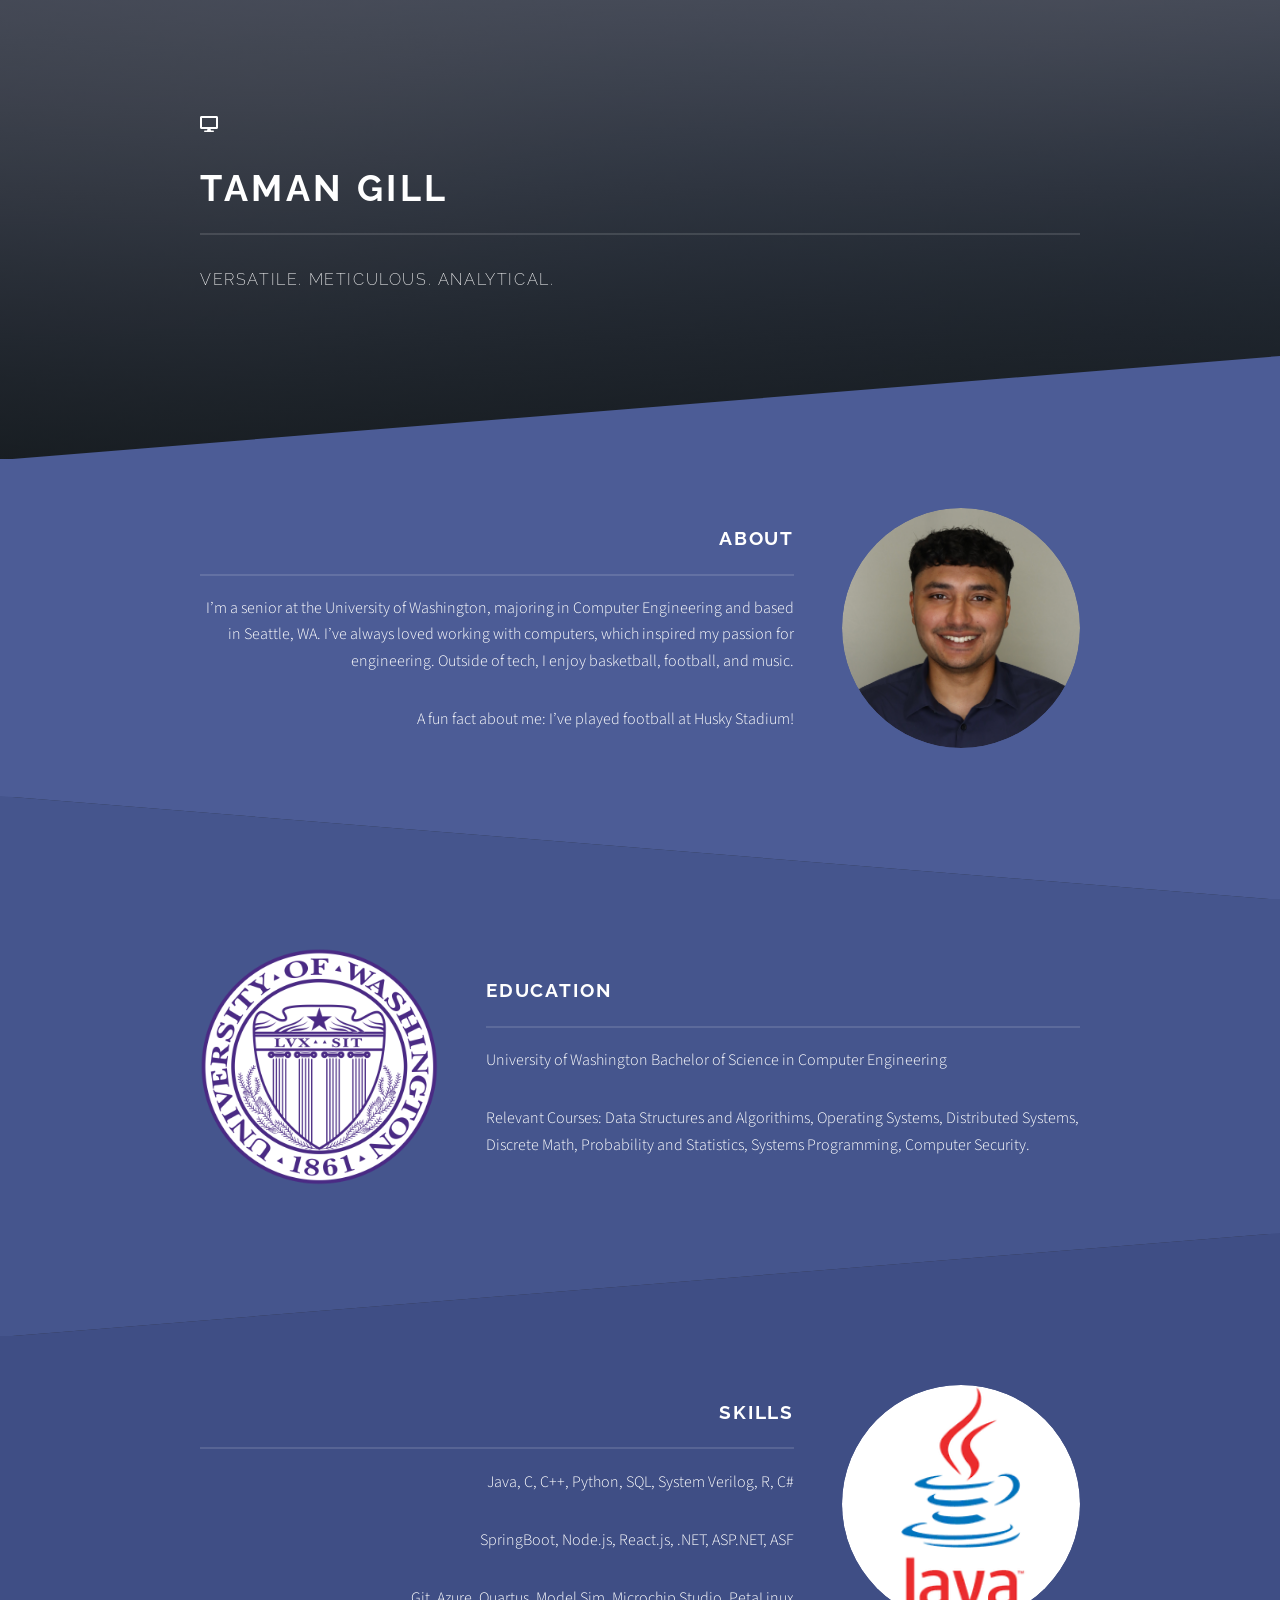
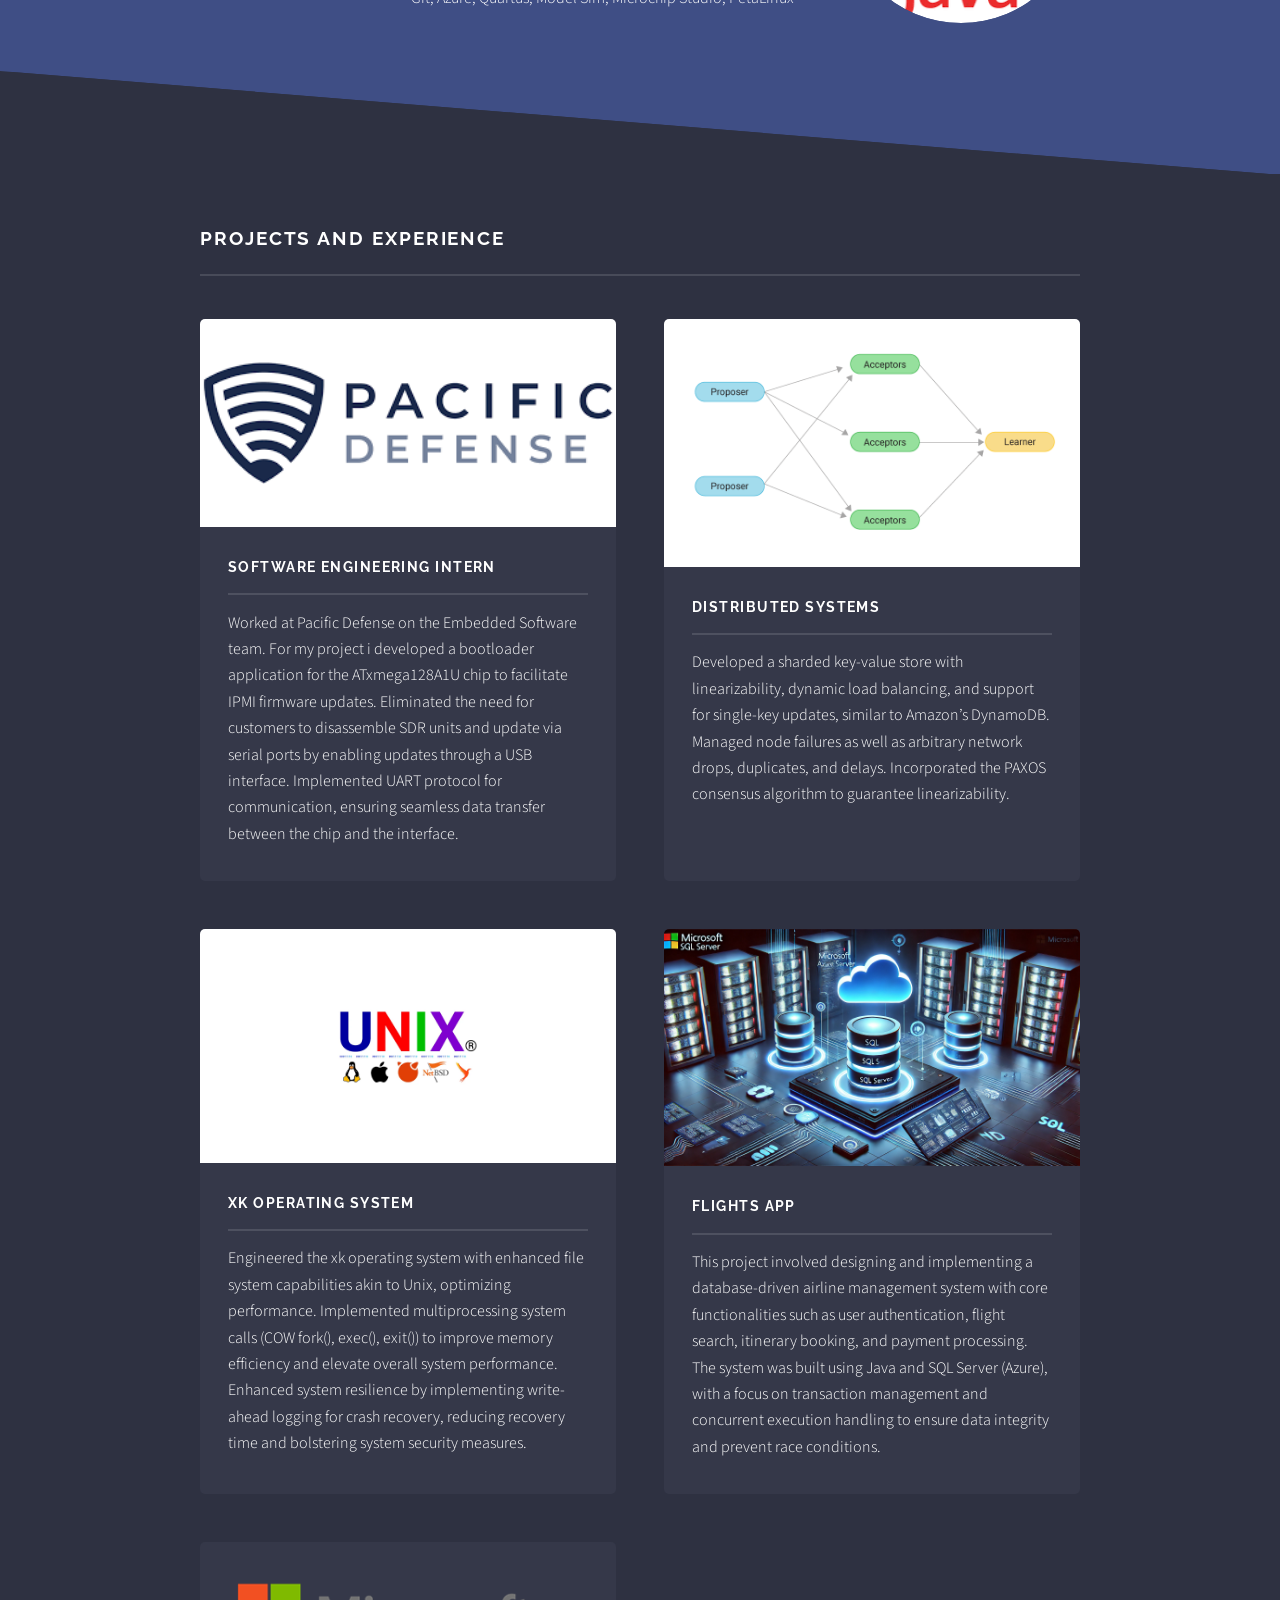
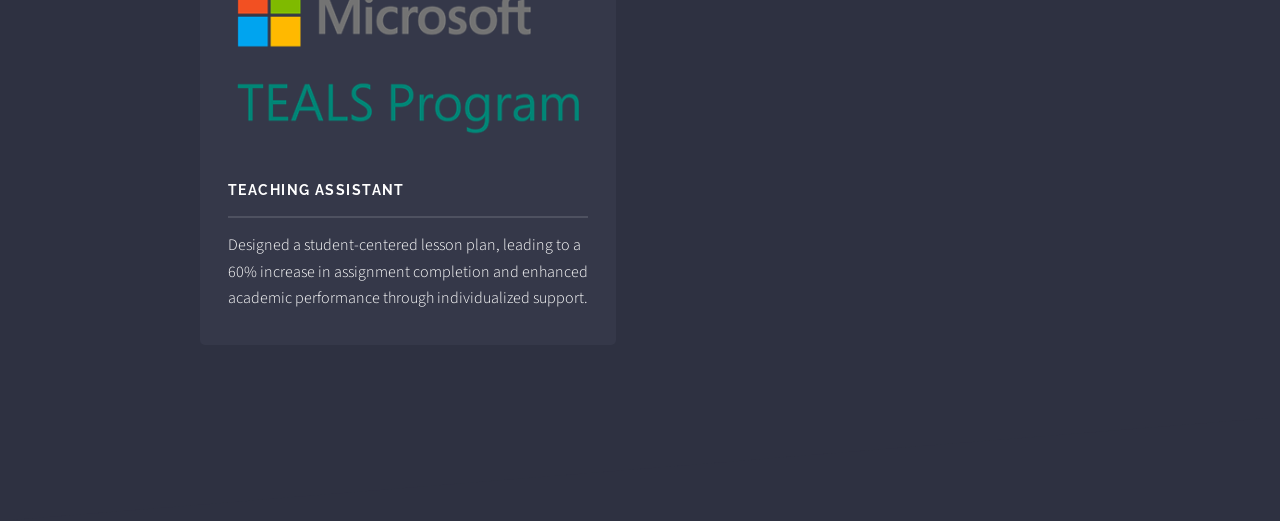
<file: index.html>
<!DOCTYPE HTML>
<html>
	<head>
		<title>Taman Gill</title>
		<meta charset="utf-8" />
		<meta name="viewport" content="width=device-width, initial-scale=1, user-scalable=no" />
		<link rel="stylesheet" href="assets/css/main.css" />
		<noscript><link rel="stylesheet" href="assets/css/noscript.css" /></noscript>
	</head>
	<body class="is-preload">

		<!-- Page Wrapper -->
			<div id="page-wrapper">

				<!-- Header -->
					<header id="header" class="alt">
						<h1><a href="index.html">Taman Gill</a></h1>
						<!-- <nav>
							<a href="#menu">Menu</a>
						</nav> -->
					</header>

				<!-- Menu -->
					<!-- <nav id="menu">
						<div class="inner">
							<h2>Menu</h2>
							<ul class="links">
								<li><a href="index.html">Home</a></li>
								<li><a href="generic.html">Generic</a></li>
								<li><a href="elements.html">Elements</a></li>
								<li><a href="#">Log In</a></li>
								<li><a href="#">Sign Up</a></li>
							</ul>
							<a href="#" class="close">Close</a>
						</div>
					</nav> -->

				<!-- Banner -->
				<section id="banner">
					<div class="inner">
							<div class="logo">
									<span class="fa fa-desktop"></span>
							</div>
							<h2>Taman Gill</h2>
							<p>Versatile. Meticulous. Analytical.</p>
					</div>
				</section>


				<!-- Wrapper -->
					<section id="wrapper">

						<!-- One -->
							<section id="one" class="wrapper spotlight style1">
								<div class="inner">
									<a class="image"><img src="images/potrait.jpg" alt="" /></a>
									<div class="content">
										<h2 class="major">About</h2>
										<p>I’m a senior at the University of Washington, majoring in Computer Engineering and based in Seattle, WA. I’ve always loved working with computers, which inspired my passion for engineering. Outside of tech, I enjoy basketball, football, and music.</p>
										<p>A fun fact about me: I’ve played football at Husky Stadium!</p>										
									</div>
								</div>
							</section>

						<!-- Two -->
							<section id="two" class="wrapper alt spotlight style2">
								<div class="inner">
									<a class="image"><img src="images/University_of_Washington_seal.svg.png" alt="" /></a>
									<div class="content">
										<h2 class="major">Education</h2>
										<p>University of Washington
											Bachelor of Science in Computer Engineering</p>
											<p>Relevant Courses: Data Structures and Algorithims, Operating Systems, Distributed Systems, Discrete Math, Probability and Statistics, Systems Programming, Computer Security. </p>
										
									</div>
								</div>
							</section>

						<!-- Three -->
							<section id="three" class="wrapper spotlight style3">
								<div class="inner">
									<a class="image"><img src="images/java3.png" alt="" /></a>
									<div class="content">
										<h2 class="major">Skills</h2>
										<p>Java, C, C++, Python, SQL, System Verilog, R, C#</p>
										<p>SpringBoot, Node.js, React.js, .NET, ASP.NET, ASF</p>
										<p>Git, Azure, Quartus, Model Sim, Microchip Studio, PetaLinux</p>
										
									</div>
								</div>
							</section>

						<!-- Four -->
							<section id="four" class="wrapper alt style1">
								<div class="inner">
									<h2 class="major">Projects and Experience</h2>
									<section class="features">
										<article>
											<a href="https://www.pacific-defense.com/" class="image"><img src="images/pd.png" alt="" /></a>
											<h3 class="major">Software Engineering Intern</h3>
											<p>Worked at Pacific Defense on the Embedded Software team. For my project i developed a bootloader application for the ATxmega128A1U chip to facilitate IPMI firmware updates.
												Eliminated the need for customers to disassemble SDR units and update via serial ports by enabling updates through a USB interface. Implemented UART protocol for communication, ensuring seamless data transfer between the chip and the
												interface.
											</p>
											<!-- <a href="#" class="special">Learn more</a> -->
										</article>
										<article>
											<a class="image"><img src="images/ds3.webp" alt="" /></a>
											<h3 class="major">Distributed Systems</h3>
											<p>Developed a sharded key-value store with linearizability, dynamic load balancing, and support for single-key updates, similar to Amazon’s DynamoDB.
												Managed node failures as well as arbitrary network drops, duplicates, and delays.
												Incorporated the PAXOS consensus algorithm to guarantee linearizability.</p>
											<!-- <a href="#" class="special">Learn more</a> -->
										</article>
										<article>
											<a class="image"><img src="images/unix.webp" alt="" /></a>
											<h3 class="major">xk Operating System </h3>
											<p>Engineered the xk operating system with enhanced file system capabilities akin to Unix, optimizing performance.
												Implemented multiprocessing system calls (COW fork(), exec(), exit()) to improve memory efficiency and
												elevate overall system performance.
												Enhanced system resilience by implementing write-ahead logging for crash recovery, reducing recovery time
												and bolstering system security measures.</p>
											<!-- <a href="#" class="special">Learn more</a> -->
										</article>
										<article>
											<a class="image"><img src="images/flightsapp.webp" alt="" /></a>
											<h3 class="major">Flights App</h3>
											<p>This project involved designing and implementing a database-driven airline management system with core functionalities such as user 
												authentication, flight search, itinerary booking, and payment processing. The system was built using Java and SQL Server (Azure),
												with a focus on transaction management and concurrent execution handling to ensure data integrity and prevent race conditions.</p>
											<!-- <a href="#" class="special">Learn more</a> -->
										</article>
										<article>
											<a class="image"><img src="images/Teals.png" alt="" /></a>
											<h3 class="major">Teaching Assistant</h3>
											<p>Designed a student-centered lesson plan, leading to a 60% increase in assignment completion and enhanced
												academic performance through individualized support.</p>
											<!-- <a href="#" class="special">Learn more</a> -->
										</article>
									</section>
									<!-- <ul class="actions">
										<li><a href="#" class="button">Browse All</a></li>
									</ul> -->
								</div>
							</section>

					</section>

				<!-- Footer -->
					<!-- <section id="footer">
						<div class="inner">
							<h2 class="major">Get in touch</h2>
							<p>Cras mattis ante fermentum, malesuada neque vitae, eleifend erat. Phasellus non pulvinar erat. Fusce tincidunt, nisl eget mattis egestas, purus ipsum consequat orci, sit amet lobortis lorem lacus in tellus. Sed ac elementum arcu. Quisque placerat auctor laoreet.</p>
							<form method="post" action="#">
								<div class="fields">
									<div class="field">
										<label for="name">Name</label>
										<input type="text" name="name" id="name" />
									</div>
									<div class="field">
										<label for="email">Email</label>
										<input type="email" name="email" id="email" />
									</div>
									<div class="field">
										<label for="message">Message</label>
										<textarea name="message" id="message" rows="4"></textarea>
									</div>
								</div>
								<ul class="actions">
									<li><input type="submit" value="Send Message" /></li>
								</ul>
							</form>
							<ul class="contact">
								<li class="icon solid fa-envelope"><a href="mailto:tamanreet.gill@gmail.com">tamanreet.gill@gmail.com</a></li>
								<li class="icon brands fa-linkedin"><a href="https://www.linkedin.com/in/tamangill00/">Taman Gill</a></li>
							</ul>
							<ul class="copyright">
								<li>&copy; Untitled Inc. All rights reserved.</li><li>Design: <a href="http://html5up.net">HTML5 UP</a></li>
							</ul>
						</div>
					</section> -->

			</div>

		<!-- Scripts -->
			<script src="assets/js/jquery.min.js"></script>
			<script src="assets/js/jquery.scrollex.min.js"></script>
			<script src="assets/js/browser.min.js"></script>
			<script src="assets/js/breakpoints.min.js"></script>
			<script src="assets/js/util.js"></script>
			<script src="assets/js/main.js"></script>

	</body>
</html>
</file>
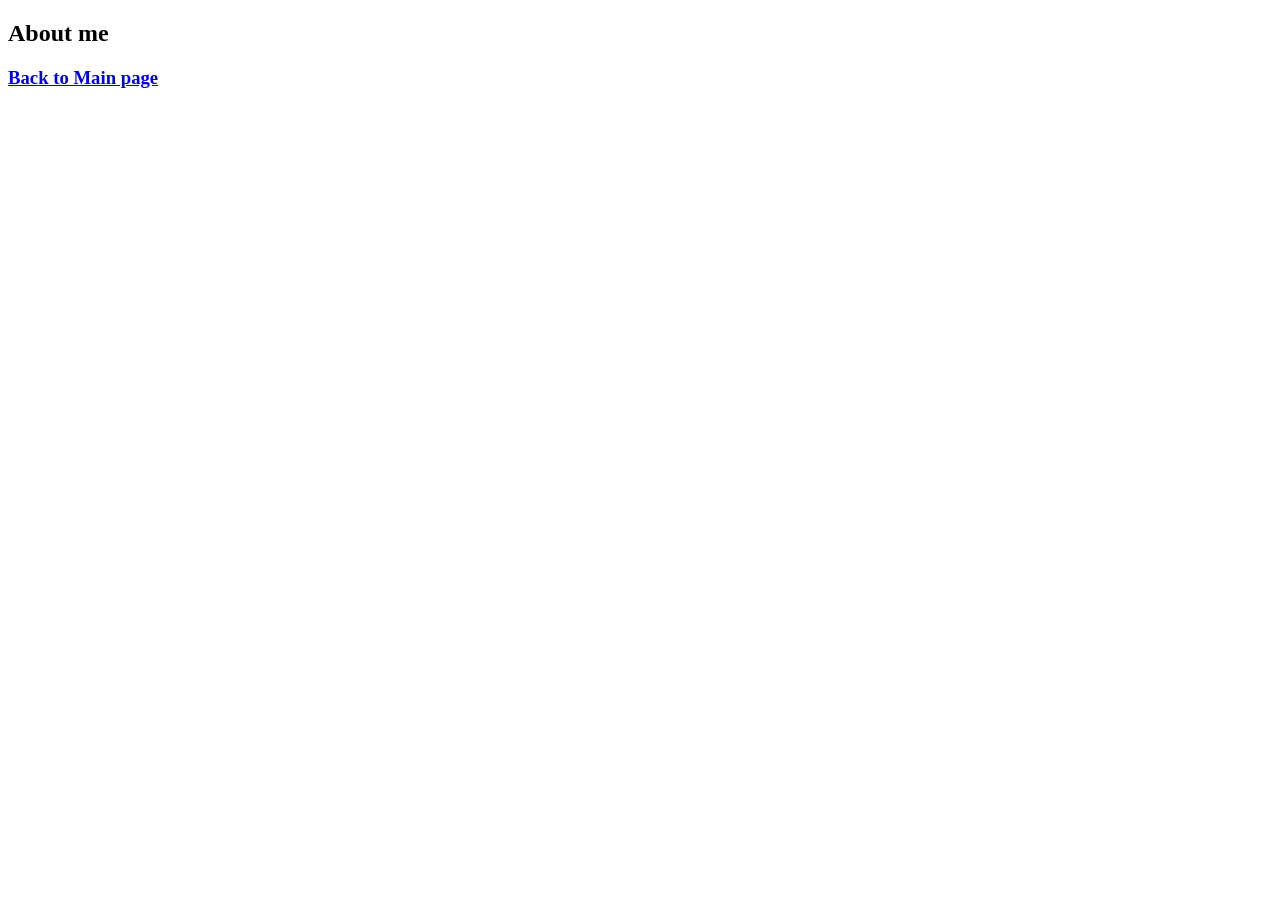
<file: aboutme.html>
<!DOCTYPE html>
<!--[if lt IE 7]>      <html class="no-js lt-ie9 lt-ie8 lt-ie7"> <![endif]-->
<!--[if IE 7]>         <html class="no-js lt-ie9 lt-ie8"> <![endif]-->
<!--[if IE 8]>         <html class="no-js lt-ie9"> <![endif]-->
<!--[if gt IE 8]>      <html class="no-js"> <!--<![endif]-->
<html>
  <head>
    <meta charset="utf-8">
    <meta http-equiv="X-UA-Compatible" content="IE=edge">
    <title> About me</title>
    <meta name="description" content="">
    <meta name="viewport" content="width=device-width, initial-scale=1">
    <link rel="stylesheet" href="">
  </head>
  <body>
    <!--[if lt IE 7]>
      <p class="browsehappy">You are using an <strong>outdated</strong> browser. Please <a href="#">upgrade your browser</a> to improve your experience.</p>
    <![endif]-->


    <div> 
        <h2> About me</h2>




    </div>


    <div> 
      <h3> <a href="./index.html"> Back to Main page</h3>



    </div>
     
    <script src="" async defer></script>
  </body>
</html>
</file>
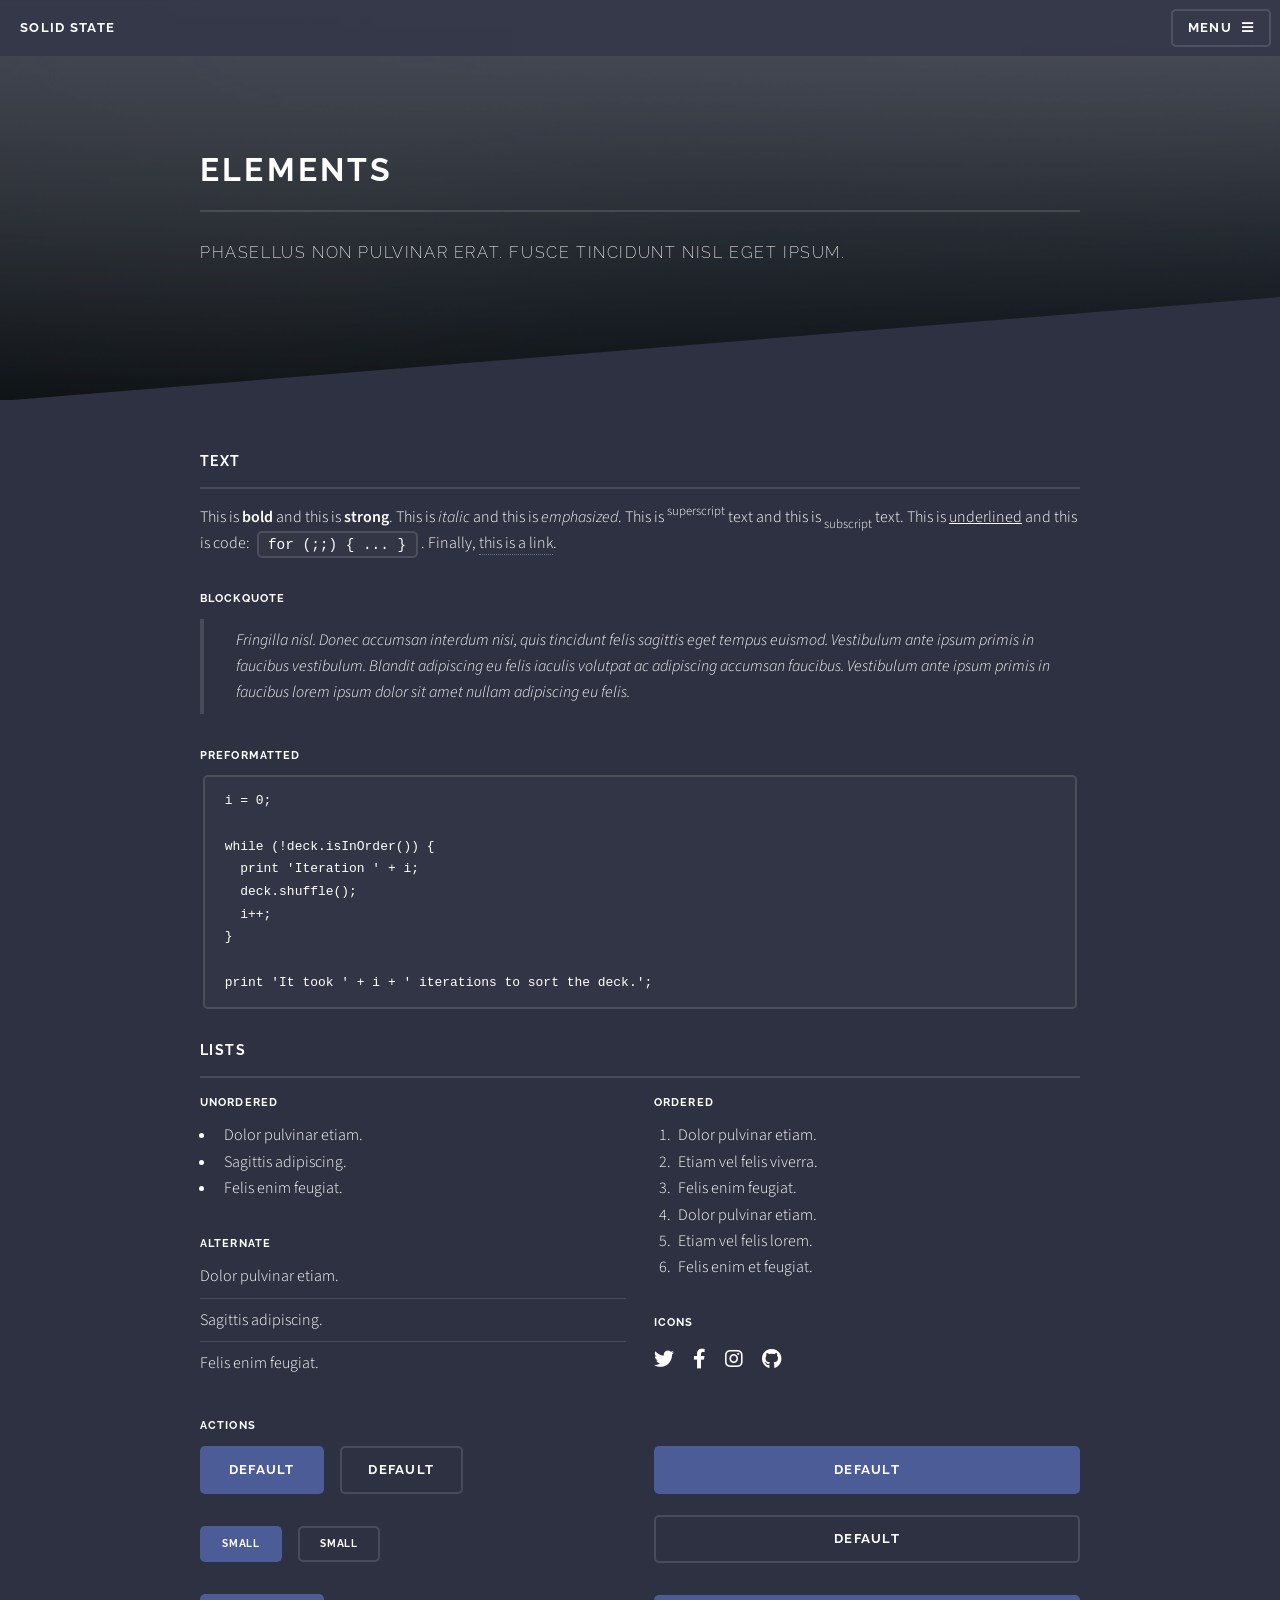
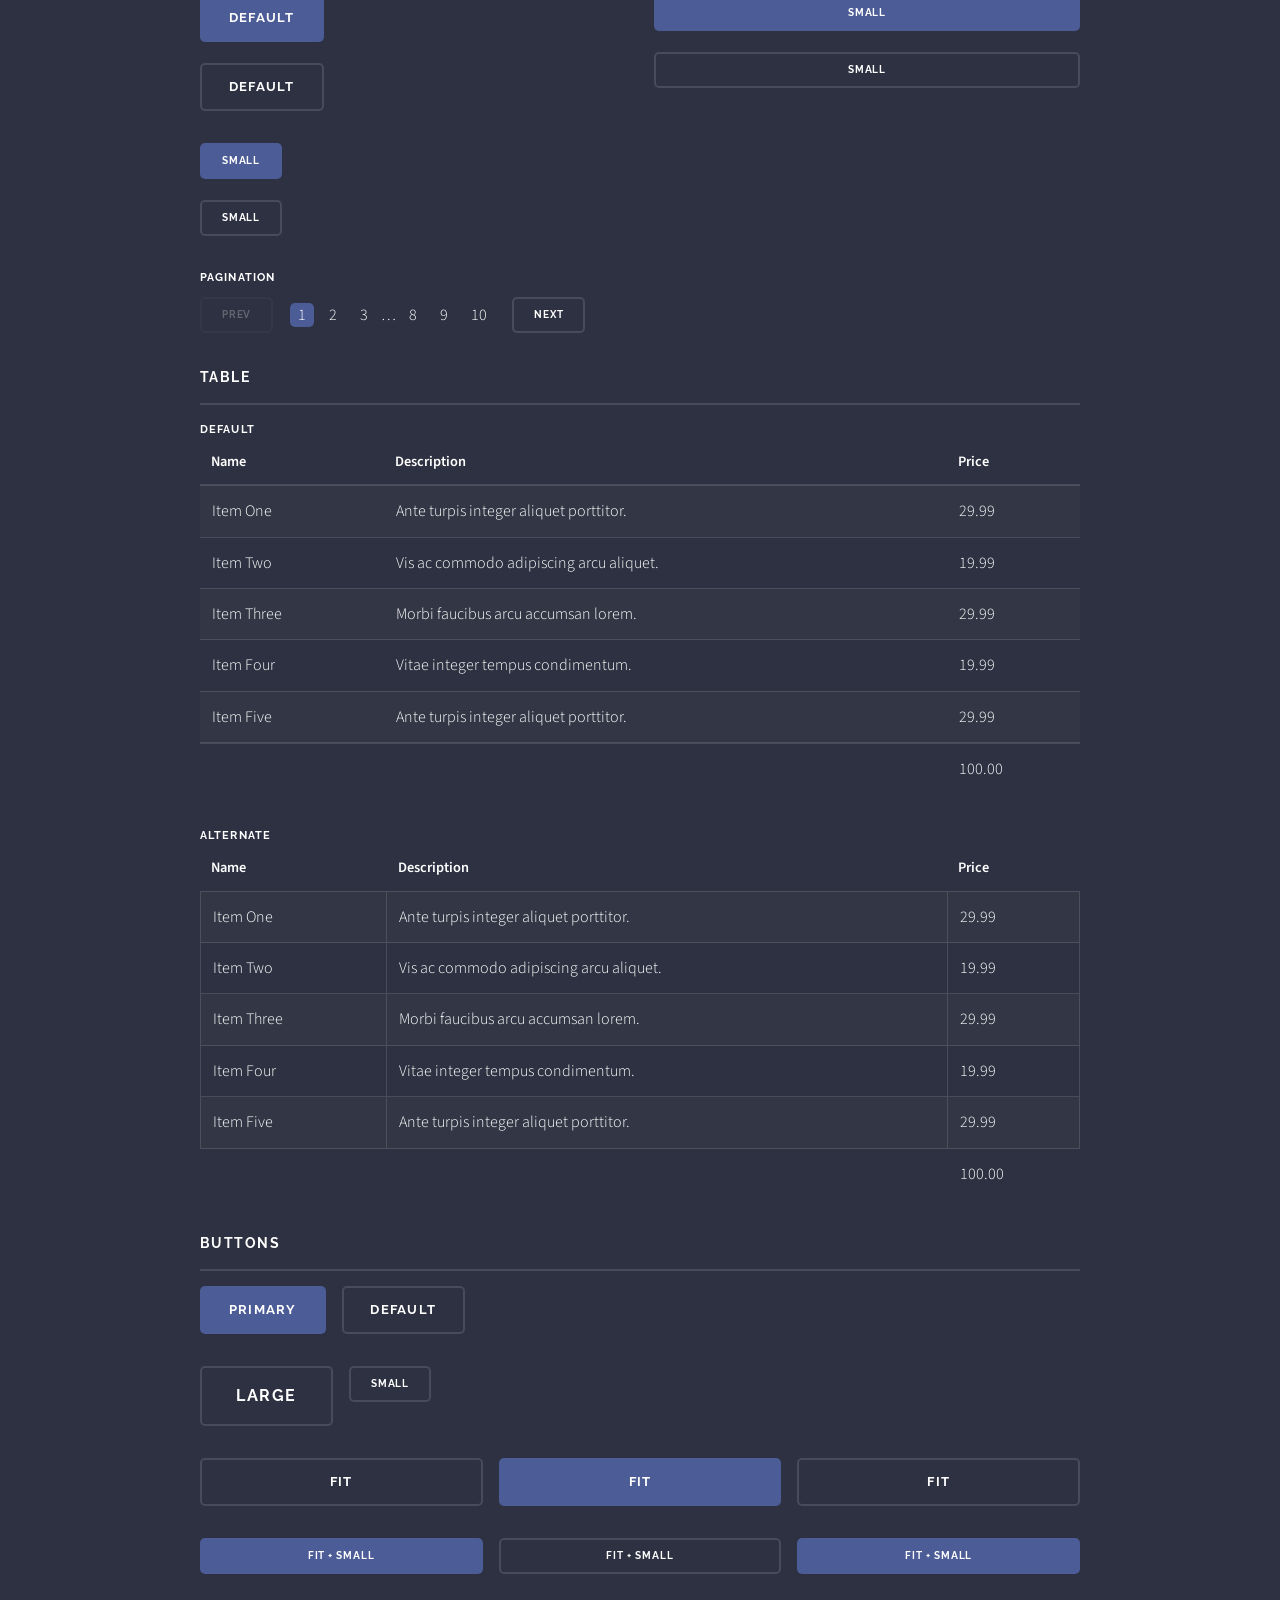
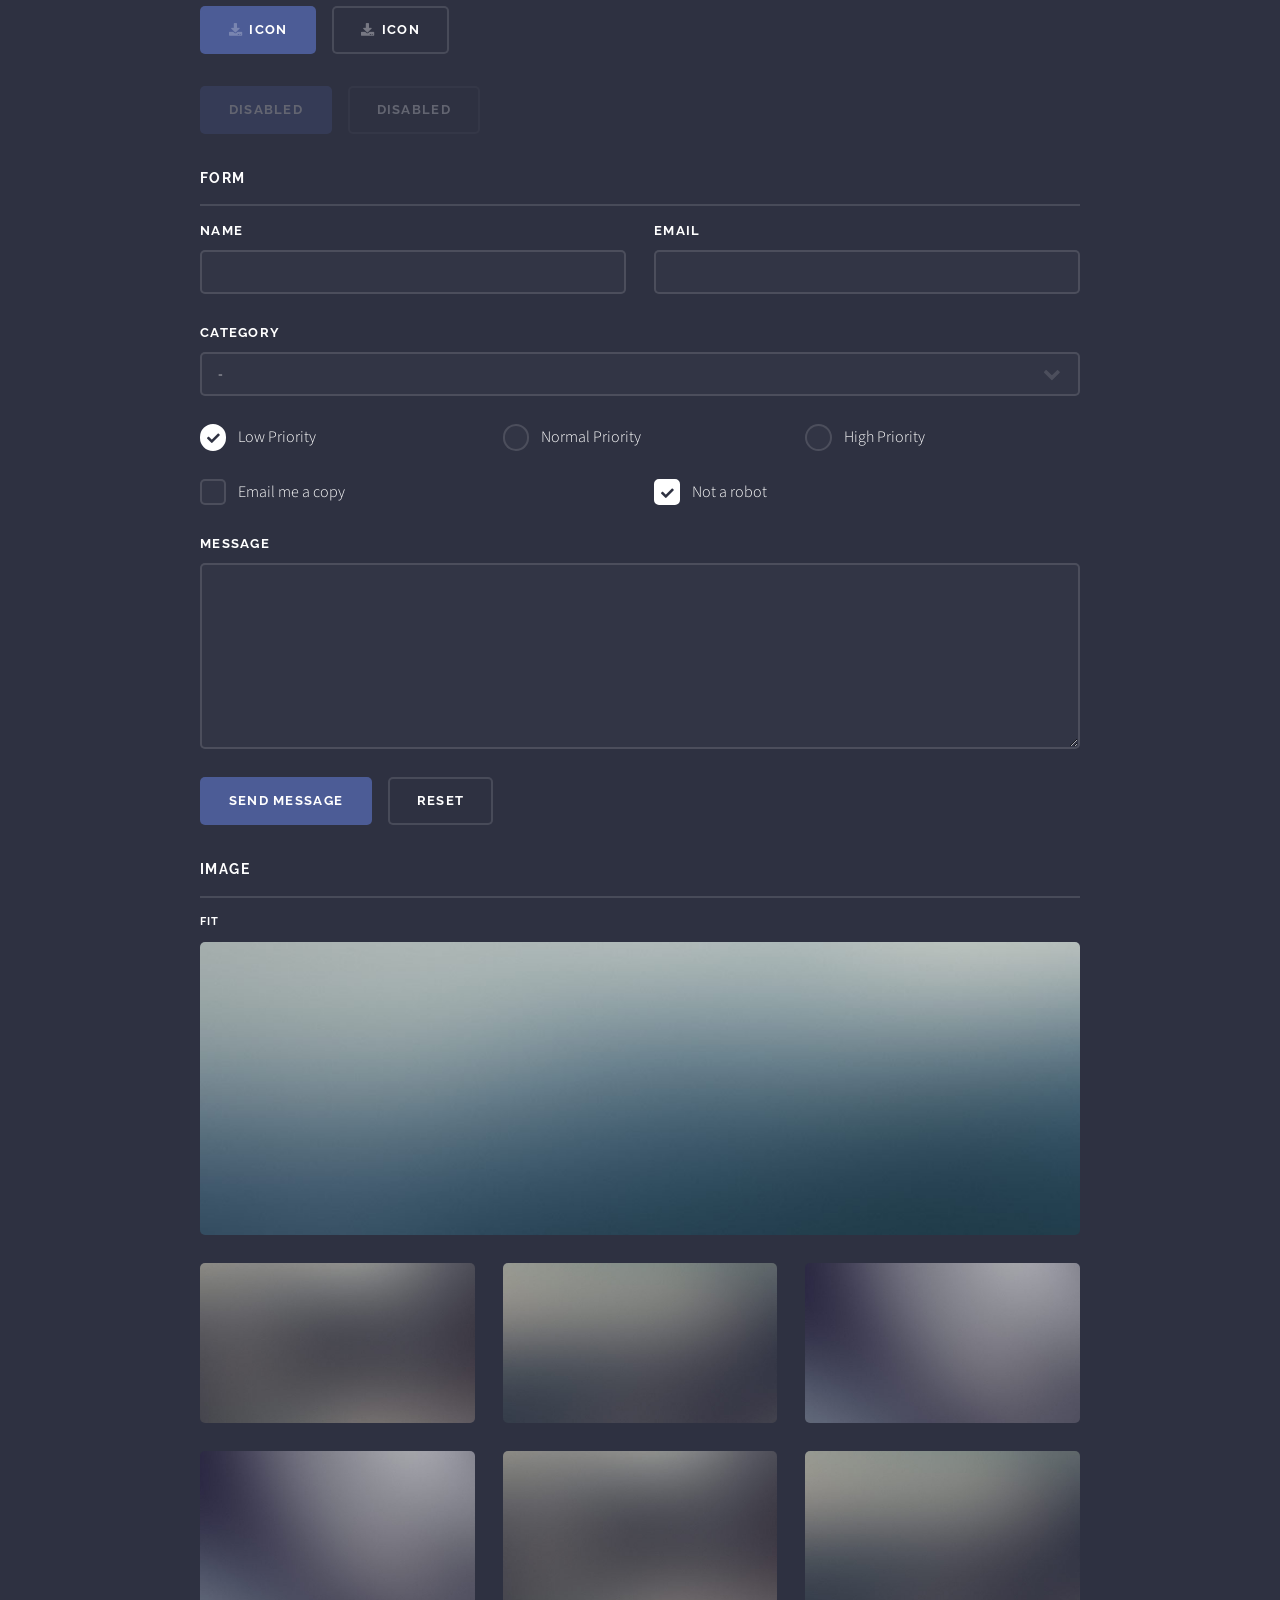
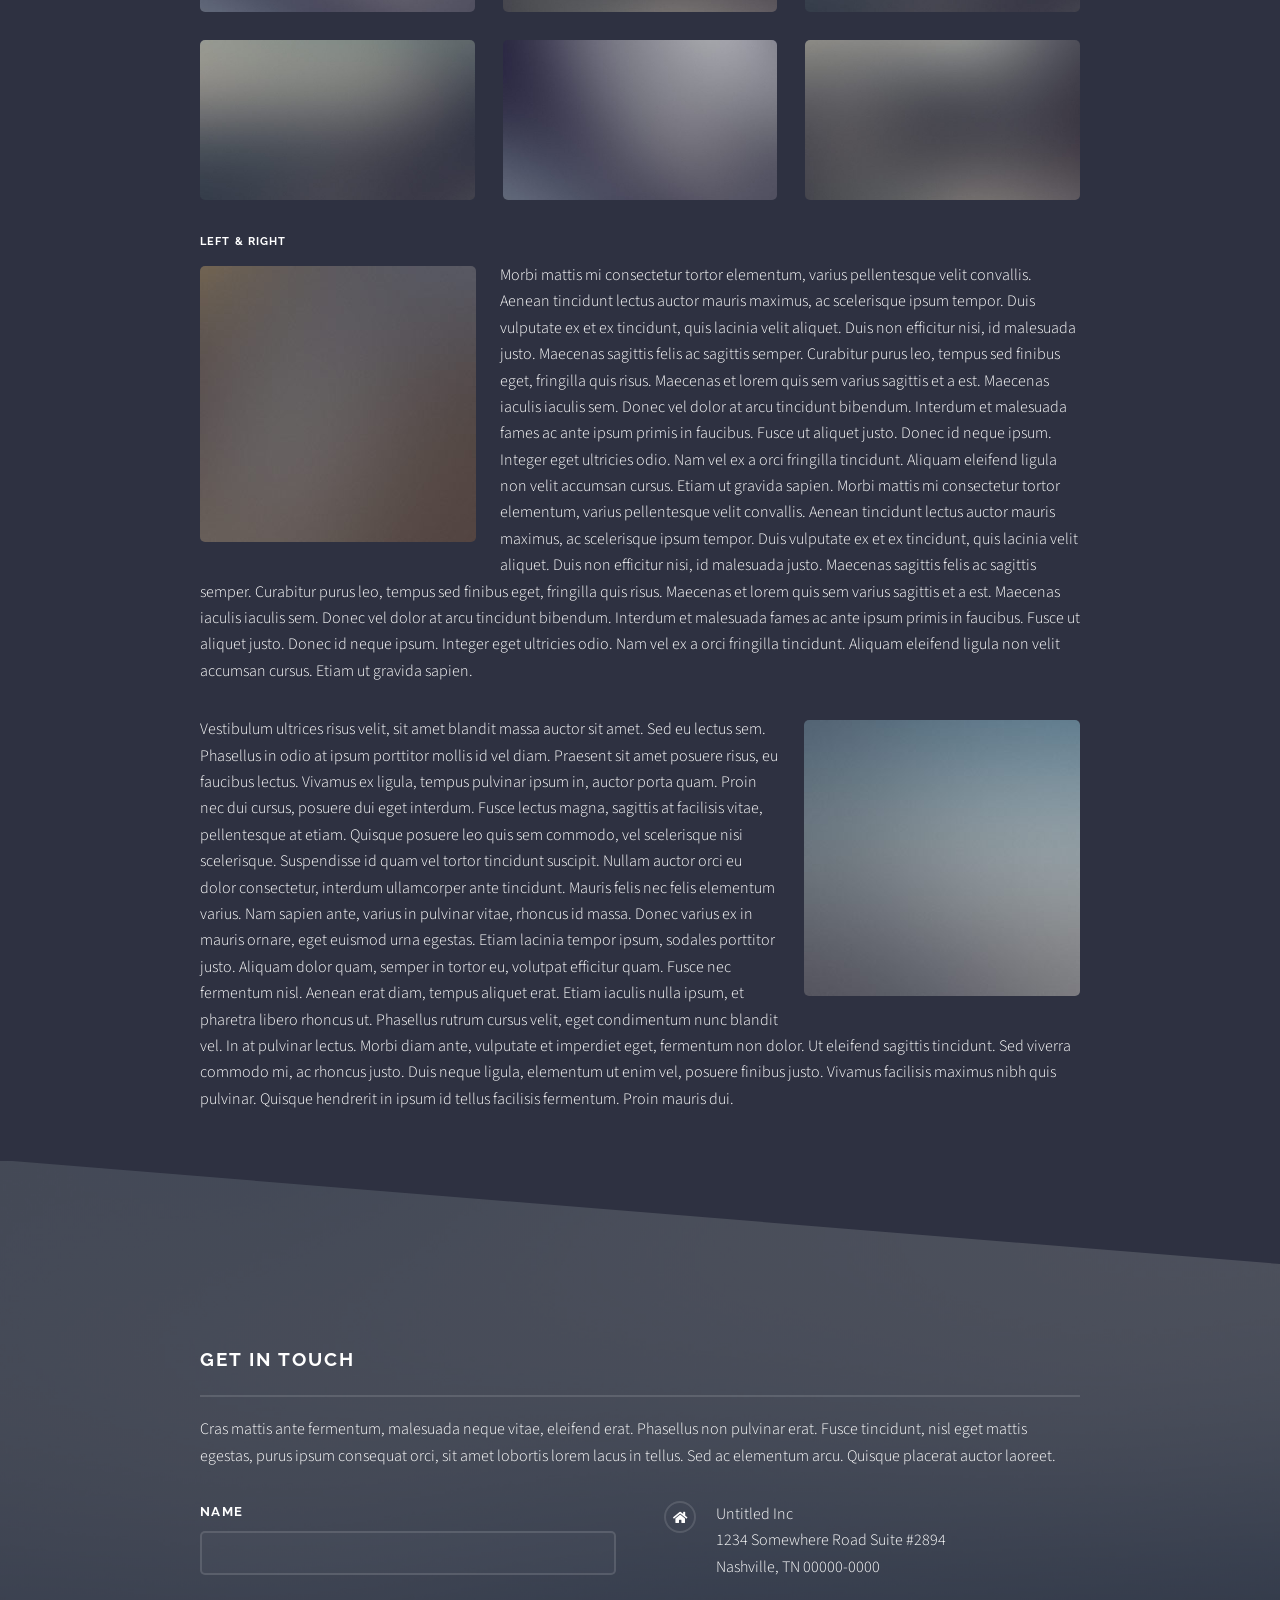
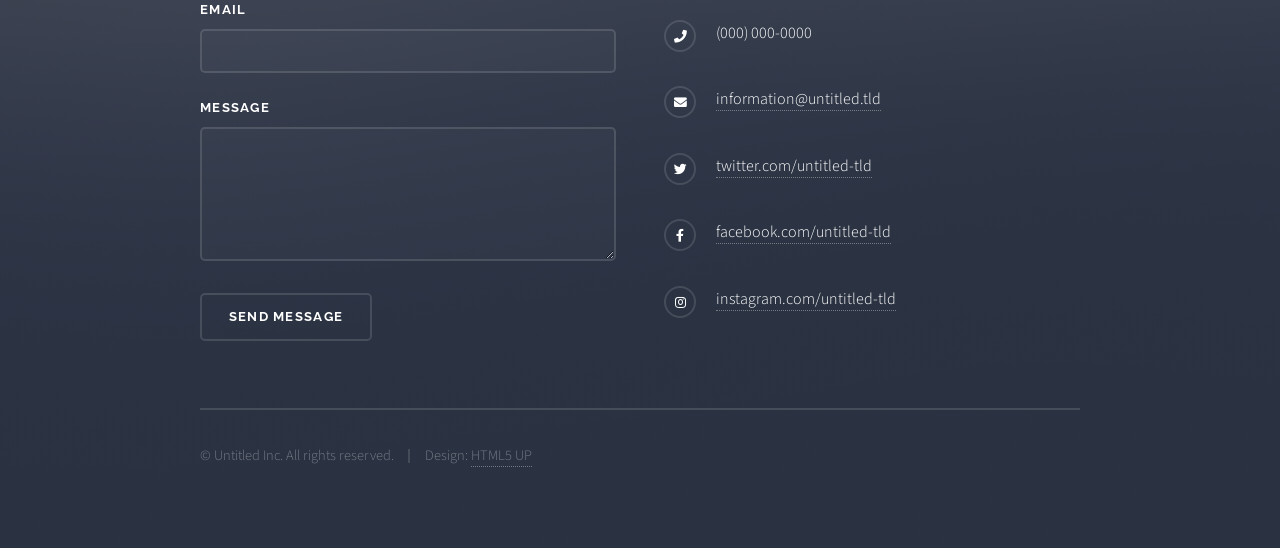
<file: elements.html>
<!DOCTYPE HTML>
<!--
	Solid State by HTML5 UP
	html5up.net | @ajlkn
	Free for personal and commercial use under the CCA 3.0 license (html5up.net/license)
-->
<html>
	<head>
		<title>Elements - Solid State by HTML5 UP</title>
		<meta charset="utf-8" />
		<meta name="viewport" content="width=device-width, initial-scale=1, user-scalable=no" />
		<link rel="stylesheet" href="assets/css/main.css" />
		<noscript><link rel="stylesheet" href="assets/css/noscript.css" /></noscript>
	</head>
	<body class="is-preload">

		<!-- Page Wrapper -->
			<div id="page-wrapper">

				<!-- Header -->
					<header id="header">
						<h1><a href="index.html">Solid State</a></h1>
						<nav>
							<a href="#menu">Menu</a>
						</nav>
					</header>

				<!-- Menu -->
					<!-- <nav id="menu">
						<div class="inner">
							<h2>Menu</h2>
							<ul class="links">
								<li><a href="index.html">Home</a></li>
								<li><a href="generic.html">Generic</a></li>
								<li><a href="elements.html">Elements</a></li>
								<li><a href="#">Log In</a></li>
								<li><a href="#">Sign Up</a></li>
							</ul>
							<a href="#" class="close">Close</a>
						</div>
					</nav> -->

				<!-- Wrapper -->
					<section id="wrapper">
						<header>
							<div class="inner">
								<h2>Elements</h2>
								<p>Phasellus non pulvinar erat. Fusce tincidunt nisl eget ipsum.</p>
							</div>
						</header>

						<!-- Content -->
							<div class="wrapper">
								<div class="inner">

									<section>
										<h3 class="major">Text</h3>
										<p>This is <b>bold</b> and this is <strong>strong</strong>. This is <i>italic</i> and this is <em>emphasized</em>.
										This is <sup>superscript</sup> text and this is <sub>subscript</sub> text.
										This is <u>underlined</u> and this is code: <code>for (;;) { ... }</code>. Finally, <a href="#">this is a link</a>.</p>
										<h4>Blockquote</h4>
										<blockquote>Fringilla nisl. Donec accumsan interdum nisi, quis tincidunt felis sagittis eget tempus euismod. Vestibulum ante ipsum primis in faucibus vestibulum. Blandit adipiscing eu felis iaculis volutpat ac adipiscing accumsan faucibus. Vestibulum ante ipsum primis in faucibus lorem ipsum dolor sit amet nullam adipiscing eu felis.</blockquote>
										<h4>Preformatted</h4>
										<pre><code>i = 0;

while (!deck.isInOrder()) {
  print 'Iteration ' + i;
  deck.shuffle();
  i++;
}

print 'It took ' + i + ' iterations to sort the deck.';</code></pre>
									</section>

									<section>
										<h3 class="major">Lists</h3>
										<div class="row">
											<div class="col-6 col-12-medium">
												<h4>Unordered</h4>
												<ul>
													<li>Dolor pulvinar etiam.</li>
													<li>Sagittis adipiscing.</li>
													<li>Felis enim feugiat.</li>
												</ul>
												<h4>Alternate</h4>
												<ul class="alt">
													<li>Dolor pulvinar etiam.</li>
													<li>Sagittis adipiscing.</li>
													<li>Felis enim feugiat.</li>
												</ul>
											</div>
											<div class="col-6 col-12-medium">
												<h4>Ordered</h4>
												<ol>
													<li>Dolor pulvinar etiam.</li>
													<li>Etiam vel felis viverra.</li>
													<li>Felis enim feugiat.</li>
													<li>Dolor pulvinar etiam.</li>
													<li>Etiam vel felis lorem.</li>
													<li>Felis enim et feugiat.</li>
												</ol>
												<h4>Icons</h4>
												<ul class="icons">
													<li><a href="#" class="icon brands fa-twitter"><span class="label">Twitter</span></a></li>
													<li><a href="#" class="icon brands fa-facebook-f"><span class="label">Facebook</span></a></li>
													<li><a href="#" class="icon brands fa-instagram"><span class="label">Instagram</span></a></li>
													<li><a href="#" class="icon brands fa-github"><span class="label">Github</span></a></li>
												</ul>
											</div>
										</div>
										<h4>Actions</h4>
										<div class="row">
											<div class="col-6 col-12-medium">
												<ul class="actions">
													<li><a href="#" class="button primary">Default</a></li>
													<li><a href="#" class="button">Default</a></li>
												</ul>
												<ul class="actions small">
													<li><a href="#" class="button primary small">Small</a></li>
													<li><a href="#" class="button small">Small</a></li>
												</ul>
												<ul class="actions stacked">
													<li><a href="#" class="button primary">Default</a></li>
													<li><a href="#" class="button">Default</a></li>
												</ul>
												<ul class="actions stacked small">
													<li><a href="#" class="button primary small">Small</a></li>
													<li><a href="#" class="button small">Small</a></li>
												</ul>
											</div>
											<div class="col-6 col-12-medium">
												<ul class="actions stacked">
													<li><a href="#" class="button primary fit">Default</a></li>
													<li><a href="#" class="button fit">Default</a></li>
												</ul>
												<ul class="actions stacked small">
													<li><a href="#" class="button primary small fit">Small</a></li>
													<li><a href="#" class="button small fit">Small</a></li>
												</ul>
											</div>
										</div>
										<h4>Pagination</h4>
										<ul class="pagination">
											<li><span class="button small disabled">Prev</span></li>
											<li><a href="#" class="page active">1</a></li>
											<li><a href="#" class="page">2</a></li>
											<li><a href="#" class="page">3</a></li>
											<li><span>&hellip;</span></li>
											<li><a href="#" class="page">8</a></li>
											<li><a href="#" class="page">9</a></li>
											<li><a href="#" class="page">10</a></li>
											<li><a href="#" class="button small">Next</a></li>
										</ul>
									</section>

									<section>
										<h3 class="major">Table</h3>
										<h4>Default</h4>
										<div class="table-wrapper">
											<table>
												<thead>
													<tr>
														<th>Name</th>
														<th>Description</th>
														<th>Price</th>
													</tr>
												</thead>
												<tbody>
													<tr>
														<td>Item One</td>
														<td>Ante turpis integer aliquet porttitor.</td>
														<td>29.99</td>
													</tr>
													<tr>
														<td>Item Two</td>
														<td>Vis ac commodo adipiscing arcu aliquet.</td>
														<td>19.99</td>
													</tr>
													<tr>
														<td>Item Three</td>
														<td> Morbi faucibus arcu accumsan lorem.</td>
														<td>29.99</td>
													</tr>
													<tr>
														<td>Item Four</td>
														<td>Vitae integer tempus condimentum.</td>
														<td>19.99</td>
													</tr>
													<tr>
														<td>Item Five</td>
														<td>Ante turpis integer aliquet porttitor.</td>
														<td>29.99</td>
													</tr>
												</tbody>
												<tfoot>
													<tr>
														<td colspan="2"></td>
														<td>100.00</td>
													</tr>
												</tfoot>
											</table>
										</div>

										<h4>Alternate</h4>
										<div class="table-wrapper">
											<table class="alt">
												<thead>
													<tr>
														<th>Name</th>
														<th>Description</th>
														<th>Price</th>
													</tr>
												</thead>
												<tbody>
													<tr>
														<td>Item One</td>
														<td>Ante turpis integer aliquet porttitor.</td>
														<td>29.99</td>
													</tr>
													<tr>
														<td>Item Two</td>
														<td>Vis ac commodo adipiscing arcu aliquet.</td>
														<td>19.99</td>
													</tr>
													<tr>
														<td>Item Three</td>
														<td> Morbi faucibus arcu accumsan lorem.</td>
														<td>29.99</td>
													</tr>
													<tr>
														<td>Item Four</td>
														<td>Vitae integer tempus condimentum.</td>
														<td>19.99</td>
													</tr>
													<tr>
														<td>Item Five</td>
														<td>Ante turpis integer aliquet porttitor.</td>
														<td>29.99</td>
													</tr>
												</tbody>
												<tfoot>
													<tr>
														<td colspan="2"></td>
														<td>100.00</td>
													</tr>
												</tfoot>
											</table>
										</div>
									</section>

									<section>
										<h3 class="major">Buttons</h3>
										<ul class="actions">
											<li><a href="#" class="button primary">Primary</a></li>
											<li><a href="#" class="button">Default</a></li>
										</ul>
										<ul class="actions">
											<li><a href="#" class="button large">Large</a></li>
											<li><a href="#" class="button small">Small</a></li>
										</ul>
										<ul class="actions fit">
											<li><a href="#" class="button fit">Fit</a></li>
											<li><a href="#" class="button primary fit">Fit</a></li>
											<li><a href="#" class="button fit">Fit</a></li>
										</ul>
										<ul class="actions fit small">
											<li><a href="#" class="button primary fit small">Fit + Small</a></li>
											<li><a href="#" class="button fit small">Fit + Small</a></li>
											<li><a href="#" class="button primary fit small">Fit + Small</a></li>
										</ul>
										<ul class="actions">
											<li><a href="#" class="button primary icon solid fa-download">Icon</a></li>
											<li><a href="#" class="button icon solid fa-download">Icon</a></li>
										</ul>
										<ul class="actions">
											<li><span class="button primary disabled">Disabled</span></li>
											<li><span class="button disabled">Disabled</span></li>
										</ul>
									</section>

									<section>
										<h3 class="major">Form</h3>
										<form method="post" action="#">
											<div class="row gtr-uniform">
												<div class="col-6 col-12-xsmall">
													<label for="demo-name">Name</label>
													<input type="text" name="demo-name" id="demo-name" value="" />
												</div>
												<div class="col-6 col-12-xsmall">
													<label for="demo-email">Email</label>
													<input type="email" name="demo-email" id="demo-email" value="" />
												</div>
												<div class="col-12">
													<label for="demo-category">Category</label>
													<select name="demo-category" id="demo-category">
														<option value="">-</option>
														<option value="1">Manufacturing</option>
														<option value="1">Shipping</option>
														<option value="1">Administration</option>
														<option value="1">Human Resources</option>
													</select>
												</div>
												<div class="col-4 col-12-small">
													<input type="radio" id="demo-priority-low" name="demo-priority" checked>
													<label for="demo-priority-low">Low Priority</label>
												</div>
												<div class="col-4 col-12-small">
													<input type="radio" id="demo-priority-normal" name="demo-priority">
													<label for="demo-priority-normal">Normal Priority</label>
												</div>
												<div class="col-4 col-12-small">
													<input type="radio" id="demo-priority-high" name="demo-priority">
													<label for="demo-priority-high">High Priority</label>
												</div>
												<div class="col-6 col-12-small">
													<input type="checkbox" id="demo-copy" name="demo-copy">
													<label for="demo-copy">Email me a copy</label>
												</div>
												<div class="col-6 col-12-small">
													<input type="checkbox" id="demo-human" name="demo-human" checked>
													<label for="demo-human">Not a robot</label>
												</div>
												<div class="col-12">
													<label for="demo-message">Message</label>
													<textarea name="demo-message" id="demo-message" rows="6"></textarea>
												</div>
												<div class="col-12">
													<ul class="actions">
														<li><input type="submit" value="Send Message" class="primary" /></li>
														<li><input type="reset" value="Reset" /></li>
													</ul>
												</div>
											</div>
										</form>
									</section>

									<section>
										<h3 class="major">Image</h3>
										<h4>Fit</h4>
										<div class="box alt">
											<div class="row gtr-uniform">
												<div class="col-12"><span class="image fit"><img src="images/pic08.jpg" alt="" /></span></div>
												<div class="col-4"><span class="image fit"><img src="images/pic05.jpg" alt="" /></span></div>
												<div class="col-4"><span class="image fit"><img src="images/pic06.jpg" alt="" /></span></div>
												<div class="col-4"><span class="image fit"><img src="images/pic07.jpg" alt="" /></span></div>
												<div class="col-4"><span class="image fit"><img src="images/pic07.jpg" alt="" /></span></div>
												<div class="col-4"><span class="image fit"><img src="images/pic05.jpg" alt="" /></span></div>
												<div class="col-4"><span class="image fit"><img src="images/pic06.jpg" alt="" /></span></div>
												<div class="col-4"><span class="image fit"><img src="images/pic06.jpg" alt="" /></span></div>
												<div class="col-4"><span class="image fit"><img src="images/pic07.jpg" alt="" /></span></div>
												<div class="col-4"><span class="image fit"><img src="images/pic05.jpg" alt="" /></span></div>
											</div>
										</div>
										<h4>Left &amp; Right</h4>
										<p><span class="image left"><img src="images/pic01.jpg" alt="" /></span>Morbi mattis mi consectetur tortor elementum, varius pellentesque velit convallis. Aenean tincidunt lectus auctor mauris maximus, ac scelerisque ipsum tempor. Duis vulputate ex et ex tincidunt, quis lacinia velit aliquet. Duis non efficitur nisi, id malesuada justo. Maecenas sagittis felis ac sagittis semper. Curabitur purus leo, tempus sed finibus eget, fringilla quis risus. Maecenas et lorem quis sem varius sagittis et a est. Maecenas iaculis iaculis sem. Donec vel dolor at arcu tincidunt bibendum. Interdum et malesuada fames ac ante ipsum primis in faucibus. Fusce ut aliquet justo. Donec id neque ipsum. Integer eget ultricies odio. Nam vel ex a orci fringilla tincidunt. Aliquam eleifend ligula non velit accumsan cursus. Etiam ut gravida sapien. Morbi mattis mi consectetur tortor elementum, varius pellentesque velit convallis. Aenean tincidunt lectus auctor mauris maximus, ac scelerisque ipsum tempor. Duis vulputate ex et ex tincidunt, quis lacinia velit aliquet. Duis non efficitur nisi, id malesuada justo. Maecenas sagittis felis ac sagittis semper. Curabitur purus leo, tempus sed finibus eget, fringilla quis risus. Maecenas et lorem quis sem varius sagittis et a est. Maecenas iaculis iaculis sem. Donec vel dolor at arcu tincidunt bibendum. Interdum et malesuada fames ac ante ipsum primis in faucibus. Fusce ut aliquet justo. Donec id neque ipsum. Integer eget ultricies odio. Nam vel ex a orci fringilla tincidunt. Aliquam eleifend ligula non velit accumsan cursus. Etiam ut gravida sapien.</p>
										<p><span class="image right"><img src="images/pic02.jpg" alt="" /></span>Vestibulum ultrices risus velit, sit amet blandit massa auctor sit amet. Sed eu lectus sem. Phasellus in odio at ipsum porttitor mollis id vel diam. Praesent sit amet posuere risus, eu faucibus lectus. Vivamus ex ligula, tempus pulvinar ipsum in, auctor porta quam. Proin nec dui cursus, posuere dui eget interdum. Fusce lectus magna, sagittis at facilisis vitae, pellentesque at etiam. Quisque posuere leo quis sem commodo, vel scelerisque nisi scelerisque. Suspendisse id quam vel tortor tincidunt suscipit. Nullam auctor orci eu dolor consectetur, interdum ullamcorper ante tincidunt. Mauris felis nec felis elementum varius. Nam sapien ante, varius in pulvinar vitae, rhoncus id massa. Donec varius ex in mauris ornare, eget euismod urna egestas. Etiam lacinia tempor ipsum, sodales porttitor justo. Aliquam dolor quam, semper in tortor eu, volutpat efficitur quam. Fusce nec fermentum nisl. Aenean erat diam, tempus aliquet erat. Etiam iaculis nulla ipsum, et pharetra libero rhoncus ut. Phasellus rutrum cursus velit, eget condimentum nunc blandit vel. In at pulvinar lectus. Morbi diam ante, vulputate et imperdiet eget, fermentum non dolor. Ut eleifend sagittis tincidunt. Sed viverra commodo mi, ac rhoncus justo. Duis neque ligula, elementum ut enim vel, posuere finibus justo. Vivamus facilisis maximus nibh quis pulvinar. Quisque hendrerit in ipsum id tellus facilisis fermentum. Proin mauris dui.</p>
									</section>

								</div>
							</div>

					</section>

				<!-- Footer -->
					<section id="footer">
						<div class="inner">
							<h2 class="major">Get in touch</h2>
							<p>Cras mattis ante fermentum, malesuada neque vitae, eleifend erat. Phasellus non pulvinar erat. Fusce tincidunt, nisl eget mattis egestas, purus ipsum consequat orci, sit amet lobortis lorem lacus in tellus. Sed ac elementum arcu. Quisque placerat auctor laoreet.</p>
							<form method="post" action="#">
								<div class="fields">
									<div class="field">
										<label for="name">Name</label>
										<input type="text" name="name" id="name" />
									</div>
									<div class="field">
										<label for="email">Email</label>
										<input type="email" name="email" id="email" />
									</div>
									<div class="field">
										<label for="message">Message</label>
										<textarea name="message" id="message" rows="4"></textarea>
									</div>
								</div>
								<ul class="actions">
									<li><input type="submit" value="Send Message" /></li>
								</ul>
							</form>
							<ul class="contact">
								<li class="icon solid fa-home">
									Untitled Inc<br />
									1234 Somewhere Road Suite #2894<br />
									Nashville, TN 00000-0000
								</li>
								<li class="icon solid fa-phone">(000) 000-0000</li>
								<li class="icon solid fa-envelope"><a href="#">information@untitled.tld</a></li>
								<li class="icon brands fa-twitter"><a href="#">twitter.com/untitled-tld</a></li>
								<li class="icon brands fa-facebook-f"><a href="#">facebook.com/untitled-tld</a></li>
								<li class="icon brands fa-instagram"><a href="#">instagram.com/untitled-tld</a></li>
							</ul>
							<ul class="copyright">
								<li>&copy; Untitled Inc. All rights reserved.</li><li>Design: <a href="http://html5up.net">HTML5 UP</a></li>
							</ul>
						</div>
					</section>

			</div>

		<!-- Scripts -->
			<script src="assets/js/jquery.min.js"></script>
			<script src="assets/js/jquery.scrollex.min.js"></script>
			<script src="assets/js/browser.min.js"></script>
			<script src="assets/js/breakpoints.min.js"></script>
			<script src="assets/js/util.js"></script>
			<script src="assets/js/main.js"></script>

	</body>
</html>
</file>
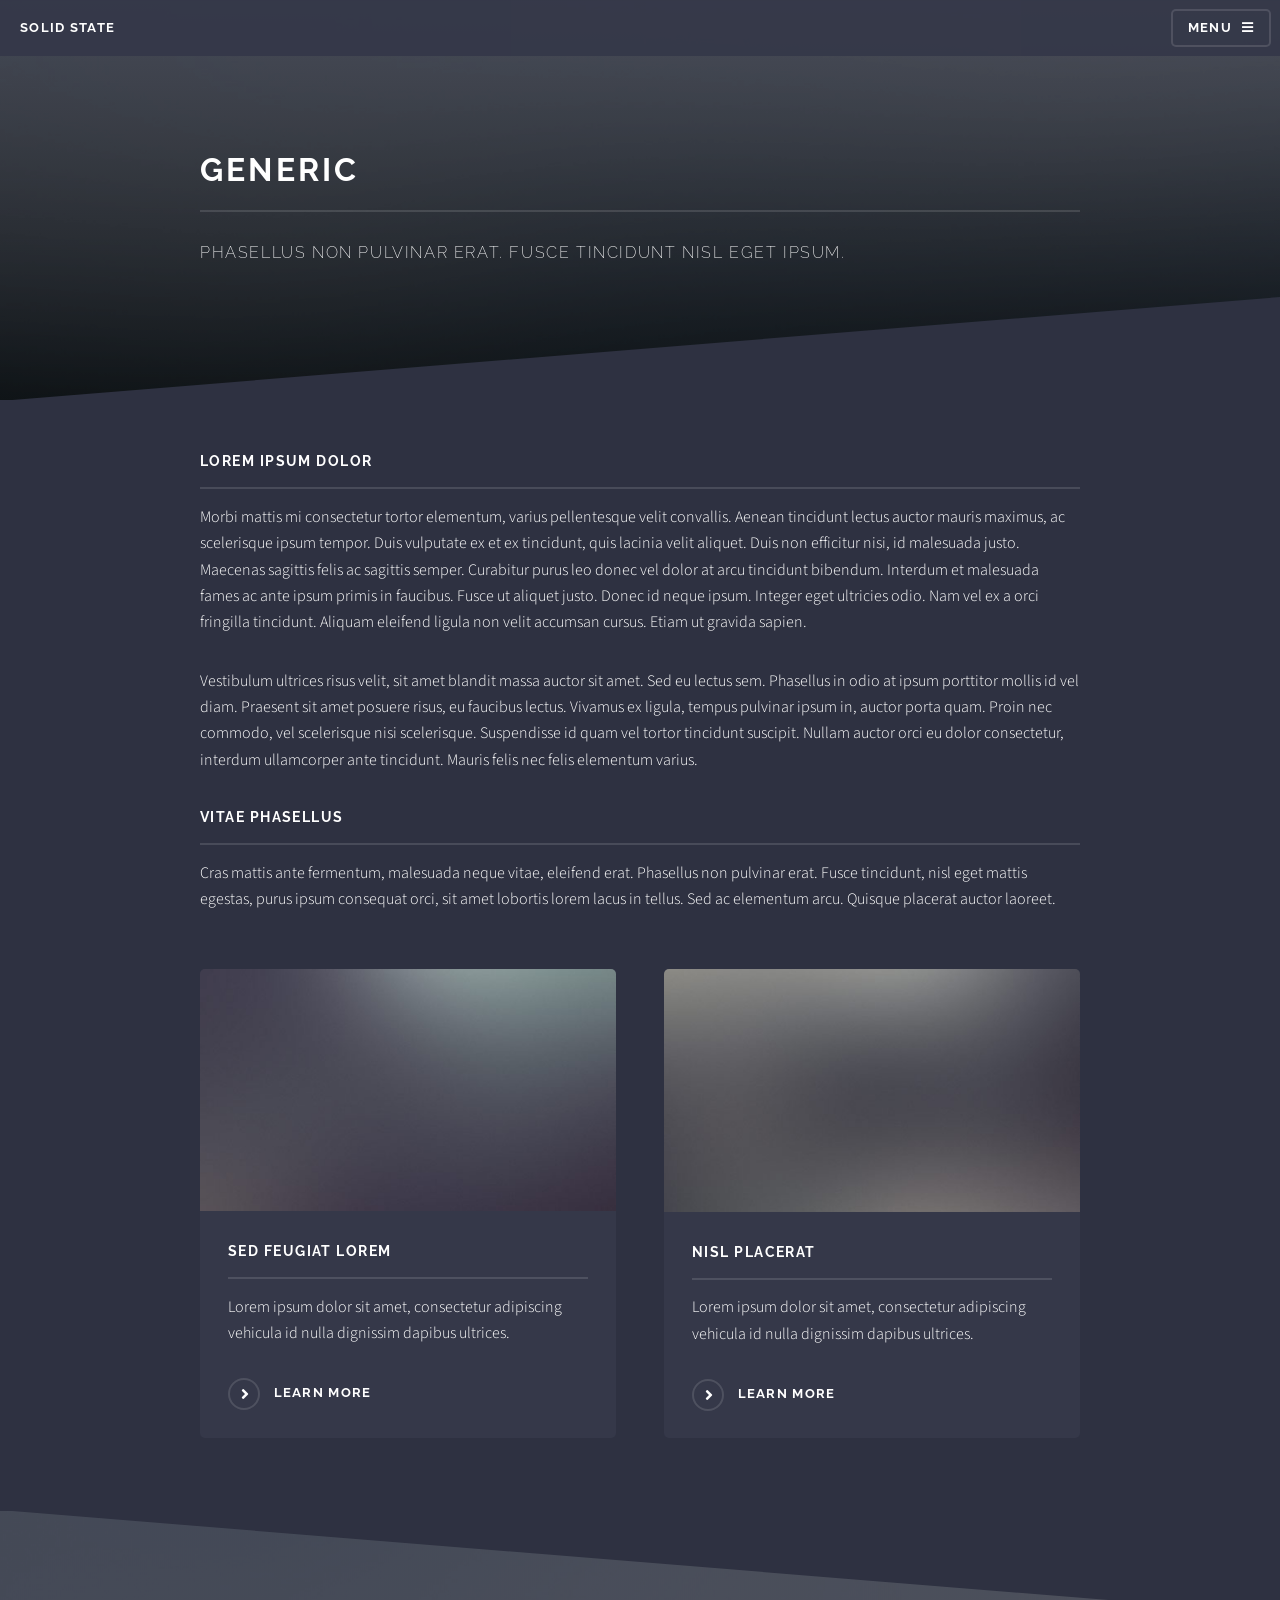
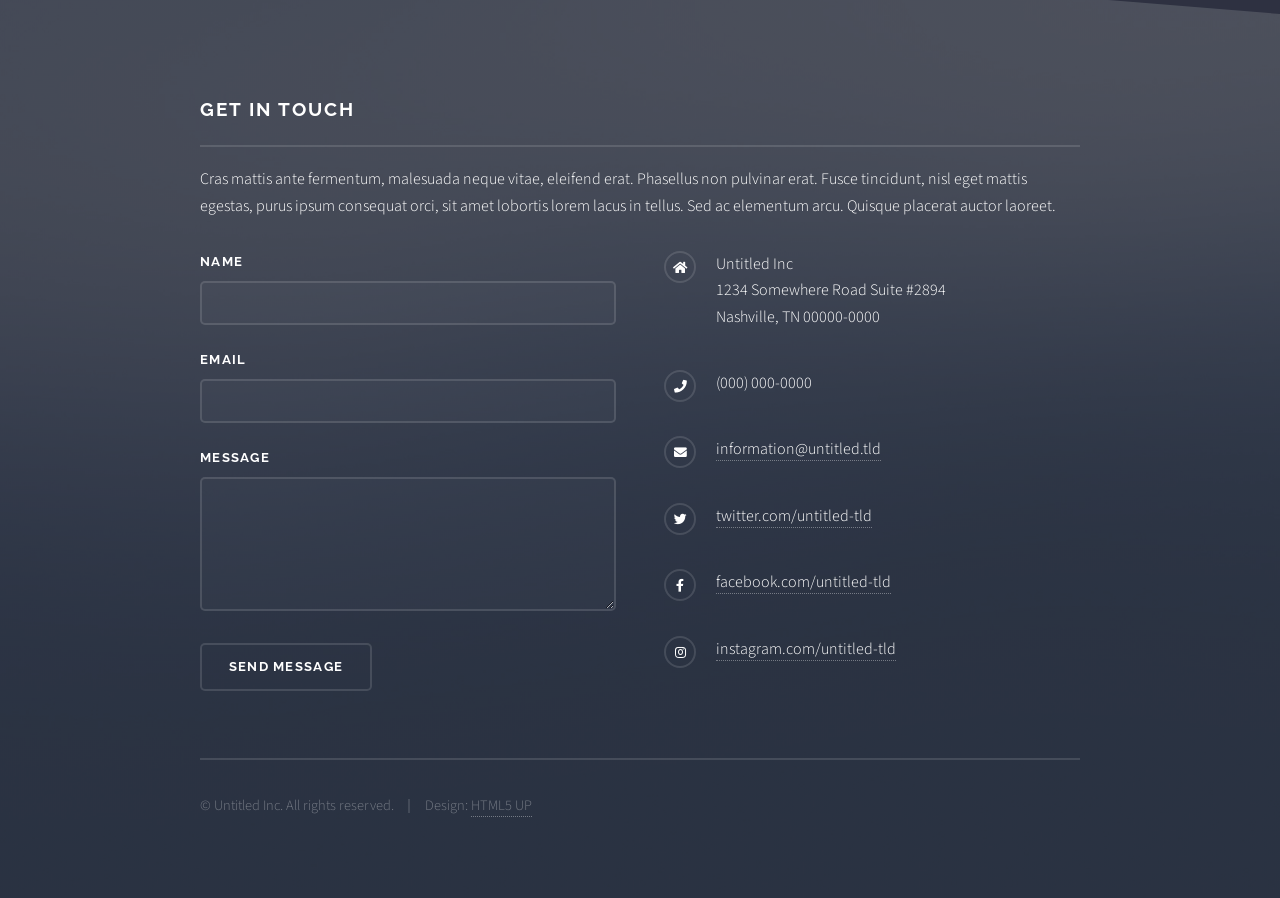
<file: generic.html>
<!DOCTYPE HTML>
<!--
	Solid State by HTML5 UP
	html5up.net | @ajlkn
	Free for personal and commercial use under the CCA 3.0 license (html5up.net/license)
-->
<html>
	<head>
		<title>Generic - Solid State by HTML5 UP</title>
		<meta charset="utf-8" />
		<meta name="viewport" content="width=device-width, initial-scale=1, user-scalable=no" />
		<link rel="stylesheet" href="assets/css/main.css" />
		<noscript><link rel="stylesheet" href="assets/css/noscript.css" /></noscript>
	</head>
	<body class="is-preload">

		<!-- Page Wrapper -->
			<div id="page-wrapper">

				<!-- Header -->
					<header id="header">
						<h1><a href="index.html">Solid State</a></h1>
						<nav>
							<a href="#menu">Menu</a>
						</nav>
					</header>

				<!-- Menu -->
					<nav id="menu">
						<div class="inner">
							<h2>Menu</h2>
							<ul class="links">
								<li><a href="index.html">Home</a></li>
								<li><a href="generic.html">Generic</a></li>
								<li><a href="elements.html">Elements</a></li>
								<li><a href="#">Log In</a></li>
								<li><a href="#">Sign Up</a></li>
							</ul>
							<a href="#" class="close">Close</a>
						</div>
					</nav>

				<!-- Wrapper -->
					<section id="wrapper">
						<header>
							<div class="inner">
								<h2>Generic</h2>
								<p>Phasellus non pulvinar erat. Fusce tincidunt nisl eget ipsum.</p>
							</div>
						</header>

						<!-- Content -->
							<div class="wrapper">
								<div class="inner">

									<h3 class="major">Lorem ipsum dolor</h3>
									<p>Morbi mattis mi consectetur tortor elementum, varius pellentesque velit convallis. Aenean tincidunt lectus auctor mauris maximus, ac scelerisque ipsum tempor. Duis vulputate ex et ex tincidunt, quis lacinia velit aliquet. Duis non efficitur nisi, id malesuada justo. Maecenas sagittis felis ac sagittis semper. Curabitur purus leo donec vel dolor at arcu tincidunt bibendum. Interdum et malesuada fames ac ante ipsum primis in faucibus. Fusce ut aliquet justo. Donec id neque ipsum. Integer eget ultricies odio. Nam vel ex a orci fringilla tincidunt. Aliquam eleifend ligula non velit accumsan cursus. Etiam ut gravida sapien.</p>

									<p>Vestibulum ultrices risus velit, sit amet blandit massa auctor sit amet. Sed eu lectus sem. Phasellus in odio at ipsum porttitor mollis id vel diam. Praesent sit amet posuere risus, eu faucibus lectus. Vivamus ex ligula, tempus pulvinar ipsum in, auctor porta quam. Proin nec commodo, vel scelerisque nisi scelerisque. Suspendisse id quam vel tortor tincidunt suscipit. Nullam auctor orci eu dolor consectetur, interdum ullamcorper ante tincidunt. Mauris felis nec felis elementum varius.</p>

									<h3 class="major">Vitae phasellus</h3>
									<p>Cras mattis ante fermentum, malesuada neque vitae, eleifend erat. Phasellus non pulvinar erat. Fusce tincidunt, nisl eget mattis egestas, purus ipsum consequat orci, sit amet lobortis lorem lacus in tellus. Sed ac elementum arcu. Quisque placerat auctor laoreet.</p>

									<section class="features">
										<article>
											<a href="#" class="image"><img src="images/pic04.jpg" alt="" /></a>
											<h3 class="major">Sed feugiat lorem</h3>
											<p>Lorem ipsum dolor sit amet, consectetur adipiscing vehicula id nulla dignissim dapibus ultrices.</p>
											<a href="#" class="special">Learn more</a>
										</article>
										<article>
											<a href="#" class="image"><img src="images/pic05.jpg" alt="" /></a>
											<h3 class="major">Nisl placerat</h3>
											<p>Lorem ipsum dolor sit amet, consectetur adipiscing vehicula id nulla dignissim dapibus ultrices.</p>
											<a href="#" class="special">Learn more</a>
										</article>
									</section>

								</div>
							</div>

					</section>

				<!-- Footer -->
					<section id="footer">
						<div class="inner">
							<h2 class="major">Get in touch</h2>
							<p>Cras mattis ante fermentum, malesuada neque vitae, eleifend erat. Phasellus non pulvinar erat. Fusce tincidunt, nisl eget mattis egestas, purus ipsum consequat orci, sit amet lobortis lorem lacus in tellus. Sed ac elementum arcu. Quisque placerat auctor laoreet.</p>
							<form method="post" action="#">
								<div class="fields">
									<div class="field">
										<label for="name">Name</label>
										<input type="text" name="name" id="name" />
									</div>
									<div class="field">
										<label for="email">Email</label>
										<input type="email" name="email" id="email" />
									</div>
									<div class="field">
										<label for="message">Message</label>
										<textarea name="message" id="message" rows="4"></textarea>
									</div>
								</div>
								<ul class="actions">
									<li><input type="submit" value="Send Message" /></li>
								</ul>
							</form>
							<ul class="contact">
								<li class="icon solid fa-home">
									Untitled Inc<br />
									1234 Somewhere Road Suite #2894<br />
									Nashville, TN 00000-0000
								</li>
								<li class="icon solid fa-phone">(000) 000-0000</li>
								<li class="icon solid fa-envelope"><a href="#">information@untitled.tld</a></li>
								<li class="icon brands fa-twitter"><a href="#">twitter.com/untitled-tld</a></li>
								<li class="icon brands fa-facebook-f"><a href="#">facebook.com/untitled-tld</a></li>
								<li class="icon brands fa-instagram"><a href="#">instagram.com/untitled-tld</a></li>
							</ul>
							<ul class="copyright">
								<li>&copy; Untitled Inc. All rights reserved.</li><li>Design: <a href="http://html5up.net">HTML5 UP</a></li>
							</ul>
						</div>
					</section>

			</div>

		<!-- Scripts -->
			<script src="assets/js/jquery.min.js"></script>
			<script src="assets/js/jquery.scrollex.min.js"></script>
			<script src="assets/js/browser.min.js"></script>
			<script src="assets/js/breakpoints.min.js"></script>
			<script src="assets/js/util.js"></script>
			<script src="assets/js/main.js"></script>

	</body>
</html>
</file>
<file: assets/css/noscript.css>
/*
	Solid State by HTML5 UP
	html5up.net | @ajlkn
	Free for personal and commercial use under the CCA 3.0 license (html5up.net/license)
*/

/* Banner */

	body.is-preload #banner .logo {
		-moz-transform: none;
		-webkit-transform: none;
		-ms-transform: none;
		transform: none;
		opacity: 1;
	}

	body.is-preload #banner h2 {
		opacity: 1;
		-moz-transform: none;
		-webkit-transform: none;
		-ms-transform: none;
		transform: none;
		-moz-filter: none;
		-webkit-filter: none;
		-ms-filter: none;
		filter: none;
	}

	body.is-preload #banner p {
		opacity: 01;
		-moz-transform: none;
		-webkit-transform: none;
		-ms-transform: none;
		transform: none;
		-moz-filter: none;
		-webkit-filter: none;
		-ms-filter: none;
		filter: none;
	}
</file>
<file: assets/css/main.css>
@import url(fontawesome-all.min.css);
@import url("https://fonts.googleapis.com/css?family=Raleway:200,700|Source+Sans+Pro:300,600,300italic,600italic");

/*
	Solid State by HTML5 UP
	html5up.net | @ajlkn
	Free for personal and commercial use under the CCA 3.0 license (html5up.net/license)
*/

html, body, div, span, applet, object,
iframe, h1, h2, h3, h4, h5, h6, p, blockquote,
pre, a, abbr, acronym, address, big, cite,
code, del, dfn, em, img, ins, kbd, q, s, samp,
small, strike, strong, sub, sup, tt, var, b,
u, i, center, dl, dt, dd, ol, ul, li, fieldset,
form, label, legend, table, caption, tbody,
tfoot, thead, tr, th, td, article, aside,
canvas, details, embed, figure, figcaption,
footer, header, hgroup, menu, nav, output, ruby,
section, summary, time, mark, audio, video {
	margin: 0;
	padding: 0;
	border: 0;
	font-size: 100%;
	font: inherit;
	vertical-align: baseline;}

article, aside, details, figcaption, figure,
footer, header, hgroup, menu, nav, section {
	display: block;}

body {
	line-height: 1;
}

ol, ul {
	list-style: none;
}

blockquote, q {
	quotes: none;
}

	blockquote:before, blockquote:after, q:before, q:after {
		content: '';
		content: none;
	}

table {
	border-collapse: collapse;
	border-spacing: 0;
}

body {
	-webkit-text-size-adjust: none;
}

mark {
	background-color: transparent;
	color: inherit;
}

input::-moz-focus-inner {
	border: 0;
	padding: 0;
}

input, select, textarea {
	-moz-appearance: none;
	-webkit-appearance: none;
	-ms-appearance: none;
	appearance: none;
}

/* Basic */

	@-ms-viewport {
		width: device-width;
	}

	body {
		-ms-overflow-style: scrollbar;
	}

	@media screen and (max-width: 480px) {

		html, body {
			min-width: 320px;
		}

	}

	html {
		box-sizing: border-box;
	}

	*, *:before, *:after {
		box-sizing: inherit;
	}

	body {
		background-color: #2e3141;
		background-image: linear-gradient(to top, rgba(46, 49, 65, 0.8), rgba(46, 49, 65, 0.8)), url("../../images/bg.jpg");
		background-size: auto,
 cover;
		background-attachment: fixed,
 fixed;
		background-position: center,
 center;
	}

		body.is-preload *, body.is-preload *:before, body.is-preload *:after {
			-moz-animation: none !important;
			-webkit-animation: none !important;
			-ms-animation: none !important;
			animation: none !important;
			-moz-transition: none !important;
			-webkit-transition: none !important;
			-ms-transition: none !important;
			transition: none !important;
		}

/* Type */

	body, input, select, textarea {
		color: #ffffff;
		font-family: "Source Sans Pro", Helvetica, sans-serif;
		font-size: 16.5pt;
		font-weight: 300;
		line-height: 1.65;
	}

		@media screen and (max-width: 1680px) {

			body, input, select, textarea {
				font-size: 13pt;
			}

		}

		@media screen and (max-width: 1280px) {

			body, input, select, textarea {
				font-size: 12pt;
			}

		}

		@media screen and (max-width: 980px) {

			body, input, select, textarea {
				font-size: 12pt;
			}

		}

		@media screen and (max-width: 736px) {

			body, input, select, textarea {
				font-size: 12pt;
			}

		}

		@media screen and (max-width: 480px) {

			body, input, select, textarea {
				font-size: 12pt;
			}

		}

	a {
		-moz-transition: color 0.2s ease-in-out, border-bottom-color 0.2s ease-in-out;
		-webkit-transition: color 0.2s ease-in-out, border-bottom-color 0.2s ease-in-out;
		-ms-transition: color 0.2s ease-in-out, border-bottom-color 0.2s ease-in-out;
		transition: color 0.2s ease-in-out, border-bottom-color 0.2s ease-in-out;
		border-bottom: dotted 1px rgba(255, 255, 255, 0.35);
		color: #ffffff;
		text-decoration: none;
	}

		a:hover {
			border-bottom-color: transparent;
			color: #ffffff !important;
		}

		a.special:not(.button) {
			text-decoration: none;
			border-bottom: 0;
			display: block;
			font-family: Raleway, Helvetica, sans-serif;
			font-size: 0.8em;
			font-weight: 700;
			letter-spacing: 0.1em;
			margin: 0 0 2em 0;
			text-transform: uppercase;
		}

			a.special:not(.button):before {
				-moz-osx-font-smoothing: grayscale;
				-webkit-font-smoothing: antialiased;
				display: inline-block;
				font-style: normal;
				font-variant: normal;
				text-rendering: auto;
				line-height: 1;
				text-transform: none !important;
				font-family: 'Font Awesome 5 Free';
				font-weight: 900;
			}

			a.special:not(.button):before {
				-moz-transition: background-color 0.2s ease-in-out;
				-webkit-transition: background-color 0.2s ease-in-out;
				-ms-transition: background-color 0.2s ease-in-out;
				transition: background-color 0.2s ease-in-out;
				border-radius: 100%;
				border: solid 2px rgba(255, 255, 255, 0.125);
				content: '\f105';
				display: inline-block;
				font-size: 1.25em;
				height: 2em;
				line-height: 1.75em;
				margin-right: 0.85em;
				text-align: center;
				text-indent: 0.15em;
				vertical-align: middle;
				width: 2em;
			}

			a.special:not(.button):hover:before {
				background-color: rgba(255, 255, 255, 0.025);
			}

			a.special:not(.button):active:before {
				background-color: rgba(255, 255, 255, 0.075);
			}

	strong, b {
		color: #ffffff;
		font-weight: 600;
	}

	em, i {
		font-style: italic;
	}

	p {
		margin: 0 0 2em 0;
	}

	h1, h2, h3, h4, h5, h6 {
		color: #ffffff;
		font-family: Raleway, Helvetica, sans-serif;
		font-weight: 700;
		letter-spacing: 0.1em;
		margin: 0 0 1em 0;
		text-transform: uppercase;
	}

		h1 a, h2 a, h3 a, h4 a, h5 a, h6 a {
			color: inherit;
			text-decoration: none;
			border-bottom: 0;
		}

		h1 span, h2 span, h3 span, h4 span, h5 span, h6 span {
			font-weight: 200;
		}

		h1.major, h2.major, h3.major, h4.major, h5.major, h6.major {
			padding-bottom: 1em;
			border-bottom: solid 2px rgba(255, 255, 255, 0.125);
		}

	h2 {
		font-size: 1.2em;
	}

	h3 {
		font-size: 0.9em;
	}

	h4 {
		font-size: 0.7em;
	}

	h5 {
		font-size: 0.7em;
	}

	h6 {
		font-size: 0.7em;
	}

	@media screen and (max-width: 736px) {

		h2 {
			font-size: 1em;
		}

		h3 {
			font-size: 0.8em;
		}

	}

	sub {
		font-size: 0.8em;
		position: relative;
		top: 0.5em;
	}

	sup {
		font-size: 0.8em;
		position: relative;
		top: -0.5em;
	}

	blockquote {
		border-left: solid 4px rgba(255, 255, 255, 0.125);
		font-style: italic;
		margin: 0 0 2em 0;
		padding: 0.5em 0 0.5em 2em;
	}

	code {
		background: rgba(255, 255, 255, 0.025);
		border-radius: 5px;
		border: solid 2px rgba(255, 255, 255, 0.125);
		font-family: "Courier New", monospace;
		font-size: 0.9em;
		margin: 0 0.25em;
		padding: 0.25em 0.65em;
	}

	pre {
		-webkit-overflow-scrolling: touch;
		font-family: "Courier New", monospace;
		font-size: 0.9em;
		margin: 0 0 2em 0;
	}

		pre code {
			display: block;
			line-height: 1.75em;
			padding: 1em 1.5em;
			overflow-x: auto;
		}

	hr {
		border: 0;
		border-bottom: solid 2px rgba(255, 255, 255, 0.125);
		margin: 2.5em 0;
	}

		hr.major {
			margin: 4em 0;
		}

	.align-left {
		text-align: left;
	}

	.align-center {
		text-align: center;
	}

	.align-right {
		text-align: right;
	}

/* Row */

	.row {
		display: flex;
		flex-wrap: wrap;
		box-sizing: border-box;
		align-items: stretch;
	}

		.row > * {
			box-sizing: border-box;
		}

		.row.gtr-uniform > * > :last-child {
			margin-bottom: 0;
		}

		.row.aln-left {
			justify-content: flex-start;
		}

		.row.aln-center {
			justify-content: center;
		}

		.row.aln-right {
			justify-content: flex-end;
		}

		.row.aln-top {
			align-items: flex-start;
		}

		.row.aln-middle {
			align-items: center;
		}

		.row.aln-bottom {
			align-items: flex-end;
		}

		.row > .imp {
			order: -1;
		}

		.row > .col-1 {
			width: 8.33333%;
		}

		.row > .off-1 {
			margin-left: 8.33333%;
		}

		.row > .col-2 {
			width: 16.66667%;
		}

		.row > .off-2 {
			margin-left: 16.66667%;
		}

		.row > .col-3 {
			width: 25%;
		}

		.row > .off-3 {
			margin-left: 25%;
		}

		.row > .col-4 {
			width: 33.33333%;
		}

		.row > .off-4 {
			margin-left: 33.33333%;
		}

		.row > .col-5 {
			width: 41.66667%;
		}

		.row > .off-5 {
			margin-left: 41.66667%;
		}

		.row > .col-6 {
			width: 50%;
		}

		.row > .off-6 {
			margin-left: 50%;
		}

		.row > .col-7 {
			width: 58.33333%;
		}

		.row > .off-7 {
			margin-left: 58.33333%;
		}

		.row > .col-8 {
			width: 66.66667%;
		}

		.row > .off-8 {
			margin-left: 66.66667%;
		}

		.row > .col-9 {
			width: 75%;
		}

		.row > .off-9 {
			margin-left: 75%;
		}

		.row > .col-10 {
			width: 83.33333%;
		}

		.row > .off-10 {
			margin-left: 83.33333%;
		}

		.row > .col-11 {
			width: 91.66667%;
		}

		.row > .off-11 {
			margin-left: 91.66667%;
		}

		.row > .col-12 {
			width: 100%;
		}

		.row > .off-12 {
			margin-left: 100%;
		}

		.row.gtr-0 {
			margin-top: 0;
			margin-left: 0em;
		}

			.row.gtr-0 > * {
				padding: 0 0 0 0em;
			}

			.row.gtr-0.gtr-uniform {
				margin-top: 0em;
			}

				.row.gtr-0.gtr-uniform > * {
					padding-top: 0em;
				}

		.row.gtr-25 {
			margin-top: 0;
			margin-left: -0.4375em;
		}

			.row.gtr-25 > * {
				padding: 0 0 0 0.4375em;
			}

			.row.gtr-25.gtr-uniform {
				margin-top: -0.4375em;
			}

				.row.gtr-25.gtr-uniform > * {
					padding-top: 0.4375em;
				}

		.row.gtr-50 {
			margin-top: 0;
			margin-left: -0.875em;
		}

			.row.gtr-50 > * {
				padding: 0 0 0 0.875em;
			}

			.row.gtr-50.gtr-uniform {
				margin-top: -0.875em;
			}

				.row.gtr-50.gtr-uniform > * {
					padding-top: 0.875em;
				}

		.row {
			margin-top: 0;
			margin-left: -1.75em;
		}

			.row > * {
				padding: 0 0 0 1.75em;
			}

			.row.gtr-uniform {
				margin-top: -1.75em;
			}

				.row.gtr-uniform > * {
					padding-top: 1.75em;
				}

		.row.gtr-150 {
			margin-top: 0;
			margin-left: -2.625em;
		}

			.row.gtr-150 > * {
				padding: 0 0 0 2.625em;
			}

			.row.gtr-150.gtr-uniform {
				margin-top: -2.625em;
			}

				.row.gtr-150.gtr-uniform > * {
					padding-top: 2.625em;
				}

		.row.gtr-200 {
			margin-top: 0;
			margin-left: -3.5em;
		}

			.row.gtr-200 > * {
				padding: 0 0 0 3.5em;
			}

			.row.gtr-200.gtr-uniform {
				margin-top: -3.5em;
			}

				.row.gtr-200.gtr-uniform > * {
					padding-top: 3.5em;
				}

		@media screen and (max-width: 1680px) {

			.row {
				display: flex;
				flex-wrap: wrap;
				box-sizing: border-box;
				align-items: stretch;
			}

				.row > * {
					box-sizing: border-box;
				}

				.row.gtr-uniform > * > :last-child {
					margin-bottom: 0;
				}

				.row.aln-left {
					justify-content: flex-start;
				}

				.row.aln-center {
					justify-content: center;
				}

				.row.aln-right {
					justify-content: flex-end;
				}

				.row.aln-top {
					align-items: flex-start;
				}

				.row.aln-middle {
					align-items: center;
				}

				.row.aln-bottom {
					align-items: flex-end;
				}

				.row > .imp-xlarge {
					order: -1;
				}

				.row > .col-1-xlarge {
					width: 8.33333%;
				}

				.row > .off-1-xlarge {
					margin-left: 8.33333%;
				}

				.row > .col-2-xlarge {
					width: 16.66667%;
				}

				.row > .off-2-xlarge {
					margin-left: 16.66667%;
				}

				.row > .col-3-xlarge {
					width: 25%;
				}

				.row > .off-3-xlarge {
					margin-left: 25%;
				}

				.row > .col-4-xlarge {
					width: 33.33333%;
				}

				.row > .off-4-xlarge {
					margin-left: 33.33333%;
				}

				.row > .col-5-xlarge {
					width: 41.66667%;
				}

				.row > .off-5-xlarge {
					margin-left: 41.66667%;
				}

				.row > .col-6-xlarge {
					width: 50%;
				}

				.row > .off-6-xlarge {
					margin-left: 50%;
				}

				.row > .col-7-xlarge {
					width: 58.33333%;
				}

				.row > .off-7-xlarge {
					margin-left: 58.33333%;
				}

				.row > .col-8-xlarge {
					width: 66.66667%;
				}

				.row > .off-8-xlarge {
					margin-left: 66.66667%;
				}

				.row > .col-9-xlarge {
					width: 75%;
				}

				.row > .off-9-xlarge {
					margin-left: 75%;
				}

				.row > .col-10-xlarge {
					width: 83.33333%;
				}

				.row > .off-10-xlarge {
					margin-left: 83.33333%;
				}

				.row > .col-11-xlarge {
					width: 91.66667%;
				}

				.row > .off-11-xlarge {
					margin-left: 91.66667%;
				}

				.row > .col-12-xlarge {
					width: 100%;
				}

				.row > .off-12-xlarge {
					margin-left: 100%;
				}

				.row.gtr-0 {
					margin-top: 0;
					margin-left: 0em;
				}

					.row.gtr-0 > * {
						padding: 0 0 0 0em;
					}

					.row.gtr-0.gtr-uniform {
						margin-top: 0em;
					}

						.row.gtr-0.gtr-uniform > * {
							padding-top: 0em;
						}

				.row.gtr-25 {
					margin-top: 0;
					margin-left: -0.4375em;
				}

					.row.gtr-25 > * {
						padding: 0 0 0 0.4375em;
					}

					.row.gtr-25.gtr-uniform {
						margin-top: -0.4375em;
					}

						.row.gtr-25.gtr-uniform > * {
							padding-top: 0.4375em;
						}

				.row.gtr-50 {
					margin-top: 0;
					margin-left: -0.875em;
				}

					.row.gtr-50 > * {
						padding: 0 0 0 0.875em;
					}

					.row.gtr-50.gtr-uniform {
						margin-top: -0.875em;
					}

						.row.gtr-50.gtr-uniform > * {
							padding-top: 0.875em;
						}

				.row {
					margin-top: 0;
					margin-left: -1.75em;
				}

					.row > * {
						padding: 0 0 0 1.75em;
					}

					.row.gtr-uniform {
						margin-top: -1.75em;
					}

						.row.gtr-uniform > * {
							padding-top: 1.75em;
						}

				.row.gtr-150 {
					margin-top: 0;
					margin-left: -2.625em;
				}

					.row.gtr-150 > * {
						padding: 0 0 0 2.625em;
					}

					.row.gtr-150.gtr-uniform {
						margin-top: -2.625em;
					}

						.row.gtr-150.gtr-uniform > * {
							padding-top: 2.625em;
						}

				.row.gtr-200 {
					margin-top: 0;
					margin-left: -3.5em;
				}

					.row.gtr-200 > * {
						padding: 0 0 0 3.5em;
					}

					.row.gtr-200.gtr-uniform {
						margin-top: -3.5em;
					}

						.row.gtr-200.gtr-uniform > * {
							padding-top: 3.5em;
						}

		}

		@media screen and (max-width: 1280px) {

			.row {
				display: flex;
				flex-wrap: wrap;
				box-sizing: border-box;
				align-items: stretch;
			}

				.row > * {
					box-sizing: border-box;
				}

				.row.gtr-uniform > * > :last-child {
					margin-bottom: 0;
				}

				.row.aln-left {
					justify-content: flex-start;
				}

				.row.aln-center {
					justify-content: center;
				}

				.row.aln-right {
					justify-content: flex-end;
				}

				.row.aln-top {
					align-items: flex-start;
				}

				.row.aln-middle {
					align-items: center;
				}

				.row.aln-bottom {
					align-items: flex-end;
				}

				.row > .imp-large {
					order: -1;
				}

				.row > .col-1-large {
					width: 8.33333%;
				}

				.row > .off-1-large {
					margin-left: 8.33333%;
				}

				.row > .col-2-large {
					width: 16.66667%;
				}

				.row > .off-2-large {
					margin-left: 16.66667%;
				}

				.row > .col-3-large {
					width: 25%;
				}

				.row > .off-3-large {
					margin-left: 25%;
				}

				.row > .col-4-large {
					width: 33.33333%;
				}

				.row > .off-4-large {
					margin-left: 33.33333%;
				}

				.row > .col-5-large {
					width: 41.66667%;
				}

				.row > .off-5-large {
					margin-left: 41.66667%;
				}

				.row > .col-6-large {
					width: 50%;
				}

				.row > .off-6-large {
					margin-left: 50%;
				}

				.row > .col-7-large {
					width: 58.33333%;
				}

				.row > .off-7-large {
					margin-left: 58.33333%;
				}

				.row > .col-8-large {
					width: 66.66667%;
				}

				.row > .off-8-large {
					margin-left: 66.66667%;
				}

				.row > .col-9-large {
					width: 75%;
				}

				.row > .off-9-large {
					margin-left: 75%;
				}

				.row > .col-10-large {
					width: 83.33333%;
				}

				.row > .off-10-large {
					margin-left: 83.33333%;
				}

				.row > .col-11-large {
					width: 91.66667%;
				}

				.row > .off-11-large {
					margin-left: 91.66667%;
				}

				.row > .col-12-large {
					width: 100%;
				}

				.row > .off-12-large {
					margin-left: 100%;
				}

				.row.gtr-0 {
					margin-top: 0;
					margin-left: 0em;
				}

					.row.gtr-0 > * {
						padding: 0 0 0 0em;
					}

					.row.gtr-0.gtr-uniform {
						margin-top: 0em;
					}

						.row.gtr-0.gtr-uniform > * {
							padding-top: 0em;
						}

				.row.gtr-25 {
					margin-top: 0;
					margin-left: -0.4375em;
				}

					.row.gtr-25 > * {
						padding: 0 0 0 0.4375em;
					}

					.row.gtr-25.gtr-uniform {
						margin-top: -0.4375em;
					}

						.row.gtr-25.gtr-uniform > * {
							padding-top: 0.4375em;
						}

				.row.gtr-50 {
					margin-top: 0;
					margin-left: -0.875em;
				}

					.row.gtr-50 > * {
						padding: 0 0 0 0.875em;
					}

					.row.gtr-50.gtr-uniform {
						margin-top: -0.875em;
					}

						.row.gtr-50.gtr-uniform > * {
							padding-top: 0.875em;
						}

				.row {
					margin-top: 0;
					margin-left: -1.75em;
				}

					.row > * {
						padding: 0 0 0 1.75em;
					}

					.row.gtr-uniform {
						margin-top: -1.75em;
					}

						.row.gtr-uniform > * {
							padding-top: 1.75em;
						}

				.row.gtr-150 {
					margin-top: 0;
					margin-left: -2.625em;
				}

					.row.gtr-150 > * {
						padding: 0 0 0 2.625em;
					}

					.row.gtr-150.gtr-uniform {
						margin-top: -2.625em;
					}

						.row.gtr-150.gtr-uniform > * {
							padding-top: 2.625em;
						}

				.row.gtr-200 {
					margin-top: 0;
					margin-left: -3.5em;
				}

					.row.gtr-200 > * {
						padding: 0 0 0 3.5em;
					}

					.row.gtr-200.gtr-uniform {
						margin-top: -3.5em;
					}

						.row.gtr-200.gtr-uniform > * {
							padding-top: 3.5em;
						}

		}

		@media screen and (max-width: 980px) {

			.row {
				display: flex;
				flex-wrap: wrap;
				box-sizing: border-box;
				align-items: stretch;
			}

				.row > * {
					box-sizing: border-box;
				}

				.row.gtr-uniform > * > :last-child {
					margin-bottom: 0;
				}

				.row.aln-left {
					justify-content: flex-start;
				}

				.row.aln-center {
					justify-content: center;
				}

				.row.aln-right {
					justify-content: flex-end;
				}

				.row.aln-top {
					align-items: flex-start;
				}

				.row.aln-middle {
					align-items: center;
				}

				.row.aln-bottom {
					align-items: flex-end;
				}

				.row > .imp-medium {
					order: -1;
				}

				.row > .col-1-medium {
					width: 8.33333%;
				}

				.row > .off-1-medium {
					margin-left: 8.33333%;
				}

				.row > .col-2-medium {
					width: 16.66667%;
				}

				.row > .off-2-medium {
					margin-left: 16.66667%;
				}

				.row > .col-3-medium {
					width: 25%;
				}

				.row > .off-3-medium {
					margin-left: 25%;
				}

				.row > .col-4-medium {
					width: 33.33333%;
				}

				.row > .off-4-medium {
					margin-left: 33.33333%;
				}

				.row > .col-5-medium {
					width: 41.66667%;
				}

				.row > .off-5-medium {
					margin-left: 41.66667%;
				}

				.row > .col-6-medium {
					width: 50%;
				}

				.row > .off-6-medium {
					margin-left: 50%;
				}

				.row > .col-7-medium {
					width: 58.33333%;
				}

				.row > .off-7-medium {
					margin-left: 58.33333%;
				}

				.row > .col-8-medium {
					width: 66.66667%;
				}

				.row > .off-8-medium {
					margin-left: 66.66667%;
				}

				.row > .col-9-medium {
					width: 75%;
				}

				.row > .off-9-medium {
					margin-left: 75%;
				}

				.row > .col-10-medium {
					width: 83.33333%;
				}

				.row > .off-10-medium {
					margin-left: 83.33333%;
				}

				.row > .col-11-medium {
					width: 91.66667%;
				}

				.row > .off-11-medium {
					margin-left: 91.66667%;
				}

				.row > .col-12-medium {
					width: 100%;
				}

				.row > .off-12-medium {
					margin-left: 100%;
				}

				.row.gtr-0 {
					margin-top: 0;
					margin-left: 0em;
				}

					.row.gtr-0 > * {
						padding: 0 0 0 0em;
					}

					.row.gtr-0.gtr-uniform {
						margin-top: 0em;
					}

						.row.gtr-0.gtr-uniform > * {
							padding-top: 0em;
						}

				.row.gtr-25 {
					margin-top: 0;
					margin-left: -0.4375em;
				}

					.row.gtr-25 > * {
						padding: 0 0 0 0.4375em;
					}

					.row.gtr-25.gtr-uniform {
						margin-top: -0.4375em;
					}

						.row.gtr-25.gtr-uniform > * {
							padding-top: 0.4375em;
						}

				.row.gtr-50 {
					margin-top: 0;
					margin-left: -0.875em;
				}

					.row.gtr-50 > * {
						padding: 0 0 0 0.875em;
					}

					.row.gtr-50.gtr-uniform {
						margin-top: -0.875em;
					}

						.row.gtr-50.gtr-uniform > * {
							padding-top: 0.875em;
						}

				.row {
					margin-top: 0;
					margin-left: -1.75em;
				}

					.row > * {
						padding: 0 0 0 1.75em;
					}

					.row.gtr-uniform {
						margin-top: -1.75em;
					}

						.row.gtr-uniform > * {
							padding-top: 1.75em;
						}

				.row.gtr-150 {
					margin-top: 0;
					margin-left: -2.625em;
				}

					.row.gtr-150 > * {
						padding: 0 0 0 2.625em;
					}

					.row.gtr-150.gtr-uniform {
						margin-top: -2.625em;
					}

						.row.gtr-150.gtr-uniform > * {
							padding-top: 2.625em;
						}

				.row.gtr-200 {
					margin-top: 0;
					margin-left: -3.5em;
				}

					.row.gtr-200 > * {
						padding: 0 0 0 3.5em;
					}

					.row.gtr-200.gtr-uniform {
						margin-top: -3.5em;
					}

						.row.gtr-200.gtr-uniform > * {
							padding-top: 3.5em;
						}

		}

		@media screen and (max-width: 736px) {

			.row {
				display: flex;
				flex-wrap: wrap;
				box-sizing: border-box;
				align-items: stretch;
			}

				.row > * {
					box-sizing: border-box;
				}

				.row.gtr-uniform > * > :last-child {
					margin-bottom: 0;
				}

				.row.aln-left {
					justify-content: flex-start;
				}

				.row.aln-center {
					justify-content: center;
				}

				.row.aln-right {
					justify-content: flex-end;
				}

				.row.aln-top {
					align-items: flex-start;
				}

				.row.aln-middle {
					align-items: center;
				}

				.row.aln-bottom {
					align-items: flex-end;
				}

				.row > .imp-small {
					order: -1;
				}

				.row > .col-1-small {
					width: 8.33333%;
				}

				.row > .off-1-small {
					margin-left: 8.33333%;
				}

				.row > .col-2-small {
					width: 16.66667%;
				}

				.row > .off-2-small {
					margin-left: 16.66667%;
				}

				.row > .col-3-small {
					width: 25%;
				}

				.row > .off-3-small {
					margin-left: 25%;
				}

				.row > .col-4-small {
					width: 33.33333%;
				}

				.row > .off-4-small {
					margin-left: 33.33333%;
				}

				.row > .col-5-small {
					width: 41.66667%;
				}

				.row > .off-5-small {
					margin-left: 41.66667%;
				}

				.row > .col-6-small {
					width: 50%;
				}

				.row > .off-6-small {
					margin-left: 50%;
				}

				.row > .col-7-small {
					width: 58.33333%;
				}

				.row > .off-7-small {
					margin-left: 58.33333%;
				}

				.row > .col-8-small {
					width: 66.66667%;
				}

				.row > .off-8-small {
					margin-left: 66.66667%;
				}

				.row > .col-9-small {
					width: 75%;
				}

				.row > .off-9-small {
					margin-left: 75%;
				}

				.row > .col-10-small {
					width: 83.33333%;
				}

				.row > .off-10-small {
					margin-left: 83.33333%;
				}

				.row > .col-11-small {
					width: 91.66667%;
				}

				.row > .off-11-small {
					margin-left: 91.66667%;
				}

				.row > .col-12-small {
					width: 100%;
				}

				.row > .off-12-small {
					margin-left: 100%;
				}

				.row.gtr-0 {
					margin-top: 0;
					margin-left: 0em;
				}

					.row.gtr-0 > * {
						padding: 0 0 0 0em;
					}

					.row.gtr-0.gtr-uniform {
						margin-top: 0em;
					}

						.row.gtr-0.gtr-uniform > * {
							padding-top: 0em;
						}

				.row.gtr-25 {
					margin-top: 0;
					margin-left: -0.3125em;
				}

					.row.gtr-25 > * {
						padding: 0 0 0 0.3125em;
					}

					.row.gtr-25.gtr-uniform {
						margin-top: -0.3125em;
					}

						.row.gtr-25.gtr-uniform > * {
							padding-top: 0.3125em;
						}

				.row.gtr-50 {
					margin-top: 0;
					margin-left: -0.625em;
				}

					.row.gtr-50 > * {
						padding: 0 0 0 0.625em;
					}

					.row.gtr-50.gtr-uniform {
						margin-top: -0.625em;
					}

						.row.gtr-50.gtr-uniform > * {
							padding-top: 0.625em;
						}

				.row {
					margin-top: 0;
					margin-left: -1.25em;
				}

					.row > * {
						padding: 0 0 0 1.25em;
					}

					.row.gtr-uniform {
						margin-top: -1.25em;
					}

						.row.gtr-uniform > * {
							padding-top: 1.25em;
						}

				.row.gtr-150 {
					margin-top: 0;
					margin-left: -1.875em;
				}

					.row.gtr-150 > * {
						padding: 0 0 0 1.875em;
					}

					.row.gtr-150.gtr-uniform {
						margin-top: -1.875em;
					}

						.row.gtr-150.gtr-uniform > * {
							padding-top: 1.875em;
						}

				.row.gtr-200 {
					margin-top: 0;
					margin-left: -2.5em;
				}

					.row.gtr-200 > * {
						padding: 0 0 0 2.5em;
					}

					.row.gtr-200.gtr-uniform {
						margin-top: -2.5em;
					}

						.row.gtr-200.gtr-uniform > * {
							padding-top: 2.5em;
						}

		}

		@media screen and (max-width: 480px) {

			.row {
				display: flex;
				flex-wrap: wrap;
				box-sizing: border-box;
				align-items: stretch;
			}

				.row > * {
					box-sizing: border-box;
				}

				.row.gtr-uniform > * > :last-child {
					margin-bottom: 0;
				}

				.row.aln-left {
					justify-content: flex-start;
				}

				.row.aln-center {
					justify-content: center;
				}

				.row.aln-right {
					justify-content: flex-end;
				}

				.row.aln-top {
					align-items: flex-start;
				}

				.row.aln-middle {
					align-items: center;
				}

				.row.aln-bottom {
					align-items: flex-end;
				}

				.row > .imp-xsmall {
					order: -1;
				}

				.row > .col-1-xsmall {
					width: 8.33333%;
				}

				.row > .off-1-xsmall {
					margin-left: 8.33333%;
				}

				.row > .col-2-xsmall {
					width: 16.66667%;
				}

				.row > .off-2-xsmall {
					margin-left: 16.66667%;
				}

				.row > .col-3-xsmall {
					width: 25%;
				}

				.row > .off-3-xsmall {
					margin-left: 25%;
				}

				.row > .col-4-xsmall {
					width: 33.33333%;
				}

				.row > .off-4-xsmall {
					margin-left: 33.33333%;
				}

				.row > .col-5-xsmall {
					width: 41.66667%;
				}

				.row > .off-5-xsmall {
					margin-left: 41.66667%;
				}

				.row > .col-6-xsmall {
					width: 50%;
				}

				.row > .off-6-xsmall {
					margin-left: 50%;
				}

				.row > .col-7-xsmall {
					width: 58.33333%;
				}

				.row > .off-7-xsmall {
					margin-left: 58.33333%;
				}

				.row > .col-8-xsmall {
					width: 66.66667%;
				}

				.row > .off-8-xsmall {
					margin-left: 66.66667%;
				}

				.row > .col-9-xsmall {
					width: 75%;
				}

				.row > .off-9-xsmall {
					margin-left: 75%;
				}

				.row > .col-10-xsmall {
					width: 83.33333%;
				}

				.row > .off-10-xsmall {
					margin-left: 83.33333%;
				}

				.row > .col-11-xsmall {
					width: 91.66667%;
				}

				.row > .off-11-xsmall {
					margin-left: 91.66667%;
				}

				.row > .col-12-xsmall {
					width: 100%;
				}

				.row > .off-12-xsmall {
					margin-left: 100%;
				}

				.row.gtr-0 {
					margin-top: 0;
					margin-left: 0em;
				}

					.row.gtr-0 > * {
						padding: 0 0 0 0em;
					}

					.row.gtr-0.gtr-uniform {
						margin-top: 0em;
					}

						.row.gtr-0.gtr-uniform > * {
							padding-top: 0em;
						}

				.row.gtr-25 {
					margin-top: 0;
					margin-left: -0.3125em;
				}

					.row.gtr-25 > * {
						padding: 0 0 0 0.3125em;
					}

					.row.gtr-25.gtr-uniform {
						margin-top: -0.3125em;
					}

						.row.gtr-25.gtr-uniform > * {
							padding-top: 0.3125em;
						}

				.row.gtr-50 {
					margin-top: 0;
					margin-left: -0.625em;
				}

					.row.gtr-50 > * {
						padding: 0 0 0 0.625em;
					}

					.row.gtr-50.gtr-uniform {
						margin-top: -0.625em;
					}

						.row.gtr-50.gtr-uniform > * {
							padding-top: 0.625em;
						}

				.row {
					margin-top: 0;
					margin-left: -1.25em;
				}

					.row > * {
						padding: 0 0 0 1.25em;
					}

					.row.gtr-uniform {
						margin-top: -1.25em;
					}

						.row.gtr-uniform > * {
							padding-top: 1.25em;
						}

				.row.gtr-150 {
					margin-top: 0;
					margin-left: -1.875em;
				}

					.row.gtr-150 > * {
						padding: 0 0 0 1.875em;
					}

					.row.gtr-150.gtr-uniform {
						margin-top: -1.875em;
					}

						.row.gtr-150.gtr-uniform > * {
							padding-top: 1.875em;
						}

				.row.gtr-200 {
					margin-top: 0;
					margin-left: -2.5em;
				}

					.row.gtr-200 > * {
						padding: 0 0 0 2.5em;
					}

					.row.gtr-200.gtr-uniform {
						margin-top: -2.5em;
					}

						.row.gtr-200.gtr-uniform > * {
							padding-top: 2.5em;
						}

		}

		@media screen and (max-width: 360px) {

			.row {
				display: flex;
				flex-wrap: wrap;
				box-sizing: border-box;
				align-items: stretch;
			}

				.row > * {
					box-sizing: border-box;
				}

				.row.gtr-uniform > * > :last-child {
					margin-bottom: 0;
				}

				.row.aln-left {
					justify-content: flex-start;
				}

				.row.aln-center {
					justify-content: center;
				}

				.row.aln-right {
					justify-content: flex-end;
				}

				.row.aln-top {
					align-items: flex-start;
				}

				.row.aln-middle {
					align-items: center;
				}

				.row.aln-bottom {
					align-items: flex-end;
				}

				.row > .imp-xxsmall {
					order: -1;
				}

				.row > .col-1-xxsmall {
					width: 8.33333%;
				}

				.row > .off-1-xxsmall {
					margin-left: 8.33333%;
				}

				.row > .col-2-xxsmall {
					width: 16.66667%;
				}

				.row > .off-2-xxsmall {
					margin-left: 16.66667%;
				}

				.row > .col-3-xxsmall {
					width: 25%;
				}

				.row > .off-3-xxsmall {
					margin-left: 25%;
				}

				.row > .col-4-xxsmall {
					width: 33.33333%;
				}

				.row > .off-4-xxsmall {
					margin-left: 33.33333%;
				}

				.row > .col-5-xxsmall {
					width: 41.66667%;
				}

				.row > .off-5-xxsmall {
					margin-left: 41.66667%;
				}

				.row > .col-6-xxsmall {
					width: 50%;
				}

				.row > .off-6-xxsmall {
					margin-left: 50%;
				}

				.row > .col-7-xxsmall {
					width: 58.33333%;
				}

				.row > .off-7-xxsmall {
					margin-left: 58.33333%;
				}

				.row > .col-8-xxsmall {
					width: 66.66667%;
				}

				.row > .off-8-xxsmall {
					margin-left: 66.66667%;
				}

				.row > .col-9-xxsmall {
					width: 75%;
				}

				.row > .off-9-xxsmall {
					margin-left: 75%;
				}

				.row > .col-10-xxsmall {
					width: 83.33333%;
				}

				.row > .off-10-xxsmall {
					margin-left: 83.33333%;
				}

				.row > .col-11-xxsmall {
					width: 91.66667%;
				}

				.row > .off-11-xxsmall {
					margin-left: 91.66667%;
				}

				.row > .col-12-xxsmall {
					width: 100%;
				}

				.row > .off-12-xxsmall {
					margin-left: 100%;
				}

				.row.gtr-0 {
					margin-top: 0;
					margin-left: 0em;
				}

					.row.gtr-0 > * {
						padding: 0 0 0 0em;
					}

					.row.gtr-0.gtr-uniform {
						margin-top: 0em;
					}

						.row.gtr-0.gtr-uniform > * {
							padding-top: 0em;
						}

				.row.gtr-25 {
					margin-top: 0;
					margin-left: -0.3125em;
				}

					.row.gtr-25 > * {
						padding: 0 0 0 0.3125em;
					}

					.row.gtr-25.gtr-uniform {
						margin-top: -0.3125em;
					}

						.row.gtr-25.gtr-uniform > * {
							padding-top: 0.3125em;
						}

				.row.gtr-50 {
					margin-top: 0;
					margin-left: -0.625em;
				}

					.row.gtr-50 > * {
						padding: 0 0 0 0.625em;
					}

					.row.gtr-50.gtr-uniform {
						margin-top: -0.625em;
					}

						.row.gtr-50.gtr-uniform > * {
							padding-top: 0.625em;
						}

				.row {
					margin-top: 0;
					margin-left: -1.25em;
				}

					.row > * {
						padding: 0 0 0 1.25em;
					}

					.row.gtr-uniform {
						margin-top: -1.25em;
					}

						.row.gtr-uniform > * {
							padding-top: 1.25em;
						}

				.row.gtr-150 {
					margin-top: 0;
					margin-left: -1.875em;
				}

					.row.gtr-150 > * {
						padding: 0 0 0 1.875em;
					}

					.row.gtr-150.gtr-uniform {
						margin-top: -1.875em;
					}

						.row.gtr-150.gtr-uniform > * {
							padding-top: 1.875em;
						}

				.row.gtr-200 {
					margin-top: 0;
					margin-left: -2.5em;
				}

					.row.gtr-200 > * {
						padding: 0 0 0 2.5em;
					}

					.row.gtr-200.gtr-uniform {
						margin-top: -2.5em;
					}

						.row.gtr-200.gtr-uniform > * {
							padding-top: 2.5em;
						}

		}

/* Section/Article */

	section.special, article.special {
		text-align: center;
	}

/* Form */

	form {
		margin: 0 0 2em 0;
	}

		form > :last-child {
			margin-bottom: 0;
		}

		form > .fields {
			display: -moz-flex;
			display: -webkit-flex;
			display: -ms-flex;
			display: flex;
			-moz-flex-wrap: wrap;
			-webkit-flex-wrap: wrap;
			-ms-flex-wrap: wrap;
			flex-wrap: wrap;
			width: calc(100% + 3em);
			margin: -1.5em 0 2em -1.5em;
		}

			form > .fields > .field {
				-moz-flex-grow: 0;
				-webkit-flex-grow: 0;
				-ms-flex-grow: 0;
				flex-grow: 0;
				-moz-flex-shrink: 0;
				-webkit-flex-shrink: 0;
				-ms-flex-shrink: 0;
				flex-shrink: 0;
				padding: 1.5em 0 0 1.5em;
				width: calc(100% - 1.5em);
			}

				form > .fields > .field.half {
					width: calc(50% - 0.75em);
				}

				form > .fields > .field.third {
					width: calc(100%/3 - 0.5em);
				}

				form > .fields > .field.quarter {
					width: calc(25% - 0.375em);
				}

		@media screen and (max-width: 480px) {

			form > .fields {
				width: calc(100% + 3em);
				margin: -1.5em 0 2em -1.5em;
			}

				form > .fields > .field {
					padding: 1.5em 0 0 1.5em;
					width: calc(100% - 1.5em);
				}

					form > .fields > .field.half {
						width: calc(100% - 1.5em);
					}

					form > .fields > .field.third {
						width: calc(100% - 1.5em);
					}

					form > .fields > .field.quarter {
						width: calc(100% - 1.5em);
					}

		}

	label {
		color: #ffffff;
		display: block;
		font-family: Raleway, Helvetica, sans-serif;
		font-size: 0.8em;
		font-weight: 700;
		letter-spacing: 0.1em;
		margin: 0 0 0.7em 0;
		text-transform: uppercase;
	}

	input[type="text"],
	input[type="password"],
	input[type="email"],
	input[type="tel"],
	select,
	textarea {
		-moz-appearance: none;
		-webkit-appearance: none;
		-ms-appearance: none;
		appearance: none;
		background: rgba(255, 255, 255, 0.025);
		border-radius: 5px;
		border: none;
		border: solid 2px rgba(255, 255, 255, 0.125);
		color: inherit;
		display: block;
		outline: 0;
		padding: 0 1em;
		text-decoration: none;
		width: 100%;
	}

		input[type="text"]:invalid,
		input[type="password"]:invalid,
		input[type="email"]:invalid,
		input[type="tel"]:invalid,
		select:invalid,
		textarea:invalid {
			box-shadow: none;
		}

		input[type="text"]:focus,
		input[type="password"]:focus,
		input[type="email"]:focus,
		input[type="tel"]:focus,
		select:focus,
		textarea:focus {
			border-color: #5b6ba6;
		}

	select {
		background-image: url("data:image/svg+xml;charset=utf8,%3Csvg xmlns='http://www.w3.org/2000/svg' width='40' height='40' preserveAspectRatio='none' viewBox='0 0 40 40'%3E%3Cpath d='M9.4,12.3l10.4,10.4l10.4-10.4c0.2-0.2,0.5-0.4,0.9-0.4c0.3,0,0.6,0.1,0.9,0.4l3.3,3.3c0.2,0.2,0.4,0.5,0.4,0.9 c0,0.4-0.1,0.6-0.4,0.9L20.7,31.9c-0.2,0.2-0.5,0.4-0.9,0.4c-0.3,0-0.6-0.1-0.9-0.4L4.3,17.3c-0.2-0.2-0.4-0.5-0.4-0.9 c0-0.4,0.1-0.6,0.4-0.9l3.3-3.3c0.2-0.2,0.5-0.4,0.9-0.4S9.1,12.1,9.4,12.3z' fill='rgba(255, 255, 255, 0.125)' /%3E%3C/svg%3E");
		background-size: 1.25rem;
		background-repeat: no-repeat;
		background-position: calc(100% - 1rem) center;
		height: 2.75em;
		padding-right: 2.75em;
		text-overflow: ellipsis;
	}

		select option {
			color: #ffffff;
			background: #2e3141;
		}

		select:focus::-ms-value {
			background-color: transparent;
		}

		select::-ms-expand {
			display: none;
		}

	input[type="text"],
	input[type="password"],
	input[type="email"],
	select {
		height: 2.75em;
	}

	textarea {
		padding: 0.75em 1em;
	}

	input[type="checkbox"],
	input[type="radio"] {
		-moz-appearance: none;
		-webkit-appearance: none;
		-ms-appearance: none;
		appearance: none;
		display: block;
		float: left;
		margin-right: -2em;
		opacity: 0;
		width: 1em;
		z-index: -1;
	}

		input[type="checkbox"] + label,
		input[type="radio"] + label {
			text-decoration: none;
			color: #ffffff;
			cursor: pointer;
			display: inline-block;
			font-size: 1em;
			font-family: "Source Sans Pro", Helvetica, sans-serif;
			text-transform: none;
			letter-spacing: 0;
			font-weight: 300;
			padding-left: 2.4em;
			padding-right: 0.75em;
			position: relative;
		}

			input[type="checkbox"] + label:before,
			input[type="radio"] + label:before {
				-moz-osx-font-smoothing: grayscale;
				-webkit-font-smoothing: antialiased;
				display: inline-block;
				font-style: normal;
				font-variant: normal;
				text-rendering: auto;
				line-height: 1;
				text-transform: none !important;
				font-family: 'Font Awesome 5 Free';
				font-weight: 900;
			}

			input[type="checkbox"] + label:before,
			input[type="radio"] + label:before {
				background: rgba(255, 255, 255, 0.025);
				border-radius: 5px;
				border: solid 2px rgba(255, 255, 255, 0.125);
				content: '';
				display: inline-block;
				font-size: 0.8em;
				height: 2.0625em;
				left: 0;
				line-height: 2.0625em;
				position: absolute;
				text-align: center;
				top: 0;
				width: 2.0625em;
			}

		input[type="checkbox"]:checked + label:before,
		input[type="radio"]:checked + label:before {
			background: #ffffff;
			border-color: #ffffff;
			content: '\f00c';
			color: #2e3141;
		}

		input[type="checkbox"]:focus + label:before,
		input[type="radio"]:focus + label:before {
			border-color: #4c5c96;
		}

	input[type="checkbox"] + label:before {
		border-radius: 5px;
	}

	input[type="radio"] + label:before {
		border-radius: 100%;
	}

	::-webkit-input-placeholder {
		color: rgba(255, 255, 255, 0.35) !important;
		opacity: 1.0;
	}

	:-moz-placeholder {
		color: rgba(255, 255, 255, 0.35) !important;
		opacity: 1.0;
	}

	::-moz-placeholder {
		color: rgba(255, 255, 255, 0.35) !important;
		opacity: 1.0;
	}

	:-ms-input-placeholder {
		color: rgba(255, 255, 255, 0.35) !important;
		opacity: 1.0;
	}

/* Box */

	.box {
		border-radius: 5px;
		border: solid 2px rgba(255, 255, 255, 0.125);
		margin-bottom: 2em;
		padding: 1.5em;
	}

		.box > :last-child,
		.box > :last-child > :last-child,
		.box > :last-child > :last-child > :last-child {
			margin-bottom: 0;
		}

		.box.alt {
			border: 0;
			border-radius: 0;
			padding: 0;
		}

/* Icon */

	.icon {
		text-decoration: none;
		border-bottom: none;
		position: relative;
	}

		.icon:before {
			-moz-osx-font-smoothing: grayscale;
			-webkit-font-smoothing: antialiased;
			display: inline-block;
			font-style: normal;
			font-variant: normal;
			text-rendering: auto;
			line-height: 1;
			text-transform: none !important;
			font-family: 'Font Awesome 5 Free';
			font-weight: 400;
		}

		.icon > .label {
			display: none;
		}

		.icon:before {
			line-height: inherit;
		}

		.icon.solid:before {
			font-weight: 900;
		}

		.icon.brands:before {
			font-family: 'Font Awesome 5 Brands';
		}

/* Image */

	.image {
		border-radius: 5px;
		border: 0;
		display: inline-block;
		position: relative;
	}

		.image img {
			border-radius: 5px;
			display: block;
		}

		.image.left, .image.right {
			max-width: 40%;
		}

			.image.left img, .image.right img {
				width: 100%;
			}

		.image.left {
			float: left;
			padding: 0 1.5em 1em 0;
			top: 0.25em;
		}

		.image.right {
			float: right;
			padding: 0 0 1em 1.5em;
			top: 0.25em;
		}

		.image.fit {
			display: block;
			margin: 0 0 2em 0;
			width: 100%;
		}

			.image.fit img {
				width: 100%;
			}

		.image.main {
			display: block;
			margin: 0 0 3em 0;
			width: 100%;
		}

			.image.main img {
				width: 100%;
			}

/* List */

	ol {
		list-style: decimal;
		margin: 0 0 2em 0;
		padding-left: 1.25em;
	}

		ol li {
			padding-left: 0.25em;
		}

	ul {
		list-style: disc;
		margin: 0 0 2em 0;
		padding-left: 1em;
	}

		ul li {
			padding-left: 0.5em;
		}

		ul.alt {
			list-style: none;
			padding-left: 0;
		}

			ul.alt li {
				border-top: solid 1px rgba(255, 255, 255, 0.125);
				padding: 0.5em 0;
			}

				ul.alt li:first-child {
					border-top: 0;
					padding-top: 0;
				}

	dl {
		margin: 0 0 2em 0;
	}

		dl dt {
			display: block;
			font-weight: 600;
			margin: 0 0 1em 0;
		}

		dl dd {
			margin-left: 2em;
		}

/* Actions */

	ul.actions {
		display: -moz-flex;
		display: -webkit-flex;
		display: -ms-flex;
		display: flex;
		cursor: default;
		list-style: none;
		margin-left: -1em;
		padding-left: 0;
	}

		ul.actions li {
			padding: 0 0 0 1em;
			vertical-align: middle;
		}

		ul.actions.special {
			-moz-justify-content: center;
			-webkit-justify-content: center;
			-ms-justify-content: center;
			justify-content: center;
			width: 100%;
			margin-left: 0;
		}

			ul.actions.special li:first-child {
				padding-left: 0;
			}

		ul.actions.stacked {
			-moz-flex-direction: column;
			-webkit-flex-direction: column;
			-ms-flex-direction: column;
			flex-direction: column;
			margin-left: 0;
		}

			ul.actions.stacked li {
				padding: 1.3em 0 0 0;
			}

				ul.actions.stacked li:first-child {
					padding-top: 0;
				}

		ul.actions.fit {
			width: calc(100% + 1em);
		}

			ul.actions.fit li {
				-moz-flex-grow: 1;
				-webkit-flex-grow: 1;
				-ms-flex-grow: 1;
				flex-grow: 1;
				-moz-flex-shrink: 1;
				-webkit-flex-shrink: 1;
				-ms-flex-shrink: 1;
				flex-shrink: 1;
				width: 100%;
			}

				ul.actions.fit li > * {
					width: 100%;
				}

			ul.actions.fit.stacked {
				width: 100%;
			}

		@media screen and (max-width: 480px) {

			ul.actions:not(.fixed) {
				-moz-flex-direction: column;
				-webkit-flex-direction: column;
				-ms-flex-direction: column;
				flex-direction: column;
				margin-left: 0;
				width: 100% !important;
			}

				ul.actions:not(.fixed) li {
					-moz-flex-grow: 1;
					-webkit-flex-grow: 1;
					-ms-flex-grow: 1;
					flex-grow: 1;
					-moz-flex-shrink: 1;
					-webkit-flex-shrink: 1;
					-ms-flex-shrink: 1;
					flex-shrink: 1;
					padding: 1em 0 0 0;
					text-align: center;
					width: 100%;
				}

					ul.actions:not(.fixed) li > * {
						width: 100%;
					}

					ul.actions:not(.fixed) li:first-child {
						padding-top: 0;
					}

					ul.actions:not(.fixed) li input[type="submit"],
					ul.actions:not(.fixed) li input[type="reset"],
					ul.actions:not(.fixed) li input[type="button"],
					ul.actions:not(.fixed) li button,
					ul.actions:not(.fixed) li .button {
						width: 100%;
					}

						ul.actions:not(.fixed) li input[type="submit"].icon:before,
						ul.actions:not(.fixed) li input[type="reset"].icon:before,
						ul.actions:not(.fixed) li input[type="button"].icon:before,
						ul.actions:not(.fixed) li button.icon:before,
						ul.actions:not(.fixed) li .button.icon:before {
							margin-left: -0.5rem;
						}

		}

/* Icons */

	ul.icons {
		cursor: default;
		list-style: none;
		padding-left: 0;
	}

		ul.icons li {
			display: inline-block;
			padding: 0 1em 0 0;
		}

			ul.icons li:last-child {
				padding-right: 0;
			}

			ul.icons li .icon:before {
				font-size: 1.25em;
			}

/* Contact */

	ul.contact {
		list-style: none;
		padding: 0;
	}

		ul.contact li {
			text-decoration: none;
			margin: 2.5em 0 0 0;
			padding: 0 0 0 3.25em;
			position: relative;
		}

			ul.contact li:before {
				-moz-osx-font-smoothing: grayscale;
				-webkit-font-smoothing: antialiased;
				display: inline-block;
				font-style: normal;
				font-variant: normal;
				text-rendering: auto;
				line-height: 1;
				text-transform: none !important;
				font-family: 'Font Awesome 5 Free';
				font-weight: 400;
			}

			ul.contact li:before {
				border-radius: 100%;
				border: solid 2px rgba(255, 255, 255, 0.125);
				display: inline-block;
				font-size: 0.8em;
				height: 2.5em;
				left: 0;
				line-height: 2.35em;
				position: absolute;
				text-align: center;
				top: 0;
				width: 2.5em;
			}

			ul.contact li:first-child {
				margin-top: 0;
			}

		@media screen and (max-width: 736px) {

			ul.contact li {
				margin: 1.5em 0 0 0;
			}

		}

/* Pagination */

	ul.pagination {
		cursor: default;
		list-style: none;
		padding-left: 0;
	}

		ul.pagination li {
			display: inline-block;
			padding-left: 0;
			vertical-align: middle;
		}

			ul.pagination li > .page {
				-moz-transition: background-color 0.2s ease-in-out, color 0.2s ease-in-out;
				-webkit-transition: background-color 0.2s ease-in-out, color 0.2s ease-in-out;
				-ms-transition: background-color 0.2s ease-in-out, color 0.2s ease-in-out;
				transition: background-color 0.2s ease-in-out, color 0.2s ease-in-out;
				border-bottom: 0;
				border-radius: 5px;
				display: inline-block;
				height: 1.5em;
				line-height: 1.5em;
				margin: 0 0.125em;
				min-width: 1.5em;
				padding: 0 0.5em;
				text-align: center;
			}

				ul.pagination li > .page:hover {
					background-color: rgba(255, 255, 255, 0.025);
				}

				ul.pagination li > .page.active {
					background-color: #4c5c96;
				}

			ul.pagination li:first-child {
				padding-right: 0.75em;
			}

			ul.pagination li:last-child {
				padding-left: 0.75em;
			}

		@media screen and (max-width: 480px) {

			ul.pagination li:nth-child(n+2):nth-last-child(n+2) {
				display: none;
			}

			ul.pagination li .button {
				width: 100%;
			}

			ul.pagination li:first-child {
				width: calc(50% - 2px);
				text-align: left;
				padding-right: 0.325em;
			}

			ul.pagination li:last-child {
				width: calc(50% - 2px);
				text-align: right;
				padding-left: 0.325em;
			}

		}

/* Table */

	.table-wrapper {
		-webkit-overflow-scrolling: touch;
		overflow-x: auto;
	}

	table {
		margin: 0 0 2em 0;
		width: 100%;
	}

		table tbody tr {
			border: solid 1px rgba(255, 255, 255, 0.125);
			border-left: 0;
			border-right: 0;
		}

			table tbody tr:nth-child(2n + 1) {
				background-color: rgba(255, 255, 255, 0.025);
			}

		table td {
			padding: 0.75em 0.75em;
		}

		table th {
			color: #ffffff;
			font-size: 0.9em;
			font-weight: 600;
			padding: 0 0.75em 0.75em 0.75em;
			text-align: left;
		}

		table thead {
			border-bottom: solid 2px rgba(255, 255, 255, 0.125);
		}

		table tfoot {
			border-top: solid 2px rgba(255, 255, 255, 0.125);
		}

		table.alt {
			border-collapse: separate;
		}

			table.alt tbody tr td {
				border: solid 1px rgba(255, 255, 255, 0.125);
				border-left-width: 0;
				border-top-width: 0;
			}

				table.alt tbody tr td:first-child {
					border-left-width: 1px;
				}

			table.alt tbody tr:first-child td {
				border-top-width: 1px;
			}

			table.alt thead {
				border-bottom: 0;
			}

			table.alt tfoot {
				border-top: 0;
			}

/* Button */

	input[type="submit"],
	input[type="reset"],
	input[type="button"],
	button,
	.button {
		-moz-appearance: none;
		-webkit-appearance: none;
		-ms-appearance: none;
		appearance: none;
		-moz-transition: background-color 0.2s ease-in-out;
		-webkit-transition: background-color 0.2s ease-in-out;
		-ms-transition: background-color 0.2s ease-in-out;
		transition: background-color 0.2s ease-in-out;
		background-color: transparent;
		border-radius: 5px;
		border: 0;
		box-shadow: inset 0 0 0 2px rgba(255, 255, 255, 0.125);
		color: #ffffff !important;
		cursor: pointer;
		display: inline-block;
		font-family: Raleway, Helvetica, sans-serif;
		font-size: 0.8em;
		font-weight: 700;
		height: 3.75em;
		letter-spacing: 0.1em;
		line-height: 3.75em;
		padding: 0 2.25em;
		text-align: center;
		text-decoration: none;
		text-transform: uppercase;
		white-space: nowrap;
	}

		input[type="submit"]:hover,
		input[type="reset"]:hover,
		input[type="button"]:hover,
		button:hover,
		.button:hover {
			background-color: rgba(255, 255, 255, 0.025);
		}

		input[type="submit"]:active,
		input[type="reset"]:active,
		input[type="button"]:active,
		button:active,
		.button:active {
			background-color: rgba(255, 255, 255, 0.075);
		}

		input[type="submit"].icon:before,
		input[type="reset"].icon:before,
		input[type="button"].icon:before,
		button.icon:before,
		.button.icon:before {
			margin-right: 0.5em;
			color: rgba(255, 255, 255, 0.35);
		}

		input[type="submit"].primary,
		input[type="reset"].primary,
		input[type="button"].primary,
		button.primary,
		.button.primary {
			background-color: #4c5c96;
			box-shadow: none;
		}

			input[type="submit"].primary:hover,
			input[type="reset"].primary:hover,
			input[type="button"].primary:hover,
			button.primary:hover,
			.button.primary:hover {
				background-color: #53639e;
			}

			input[type="submit"].primary:active,
			input[type="reset"].primary:active,
			input[type="button"].primary:active,
			button.primary:active,
			.button.primary:active {
				background-color: #45558d;
			}

			input[type="submit"].primary.icon:before,
			input[type="reset"].primary.icon:before,
			input[type="button"].primary.icon:before,
			button.primary.icon:before,
			.button.primary.icon:before {
				color: #7985b0;
			}

		input[type="submit"].fit,
		input[type="reset"].fit,
		input[type="button"].fit,
		button.fit,
		.button.fit {
			width: 100%;
		}

		input[type="submit"].small,
		input[type="reset"].small,
		input[type="button"].small,
		button.small,
		.button.small {
			font-size: 0.6em;
		}

		input[type="submit"].large,
		input[type="reset"].large,
		input[type="button"].large,
		button.large,
		.button.large {
			font-size: 1em;
		}

		input[type="submit"].disabled, input[type="submit"]:disabled,
		input[type="reset"].disabled,
		input[type="reset"]:disabled,
		input[type="button"].disabled,
		input[type="button"]:disabled,
		button.disabled,
		button:disabled,
		.button.disabled,
		.button:disabled {
			opacity: 0.25;
		}

		@media screen and (max-width: 480px) {

			input[type="submit"],
			input[type="reset"],
			input[type="button"],
			button,
			.button {
				padding: 0;
			}

		}

/* Features */

	.features {
		display: -moz-flex;
		display: -webkit-flex;
		display: -ms-flex;
		display: flex;
		-moz-flex-wrap: wrap;
		-webkit-flex-wrap: wrap;
		-ms-flex-wrap: wrap;
		flex-wrap: wrap;
		margin: 0 0 2em 0;
	}

		.features article {
			padding: 1.75em 1.75em 0.1em 1.75em ;
			background-color: #353849;
			border-radius: 5px;
			margin: 1.5em 3em 1.5em 0;
			width: calc(50% - 1.5em);
		}

			.features article:nth-child(2n) {
				margin-right: 0;
			}

			.features article .image {
				border-radius: 5px 5px 0 0;
				display: block;
				margin-bottom: 1.75em;
				margin-left: -1.75em;
				margin-top: -1.75em;
				position: relative;
				width: calc(100% + 3.5em);
			}

				.features article .image img {
					border-radius: 5px 5px 0 0;
					width: 100%;
				}

		@media screen and (max-width: 980px) {

			.features article {
				margin: 1em 2em 1em 0;
				width: calc(50% - 1em);
			}

		}

		@media screen and (max-width: 736px) {

			.features article {
				padding: 1.5em 1.5em 0.1em 1.5em ;
				margin: 0.875em 1.75em 0.875em 0;
				width: calc(50% - 0.875em - 1px);
			}

				.features article .image {
					margin-bottom: 1.5em;
					margin-left: -1.5em;
					margin-top: -1.5em;
					width: calc(100% + 3em);
				}

		}

		@media screen and (max-width: 480px) {

			.features {
				display: block;
			}

				.features article {
					width: 100%;
					margin: 0 0 2em 0 !important;
				}

		}

/* Header */

	#header {
		-moz-transition: background-color 0.2s ease-in-out;
		-webkit-transition: background-color 0.2s ease-in-out;
		-ms-transition: background-color 0.2s ease-in-out;
		transition: background-color 0.2s ease-in-out;
		background-color: rgba(53, 56, 73, 0.95);
		height: 3.5em;
		left: 0;
		line-height: 3.5em;
		padding: 0 1.25em;
		position: fixed;
		top: 0;
		width: 100%;
		z-index: 10000;
	}

		#header h1 {
			-moz-transition: opacity 0.2s ease-in-out, visibility 0.2s;
			-webkit-transition: opacity 0.2s ease-in-out, visibility 0.2s;
			-ms-transition: opacity 0.2s ease-in-out, visibility 0.2s;
			transition: opacity 0.2s ease-in-out, visibility 0.2s;
			border-bottom: 0;
			font-size: 0.8em;
			margin-bottom: 0;
			opacity: 1;
			visibility: visible;
		}

			#header h1 a {
				border: 0;
			}

		#header nav {
			font-family: Raleway, Helvetica, sans-serif;
			font-size: 0.8em;
			font-weight: 700;
			height: 3em;
			letter-spacing: 0.1em;
			line-height: 3em;
			position: absolute;
			right: 0.7em;
			text-transform: uppercase;
			top: 0.7em;
		}

			#header nav a {
				border: 0;
				display: inline-block;
				padding: 0 1em;
			}

				#header nav a:before {
					float: right;
					margin-left: 0.75em;
				}

				#header nav a[href="#menu"] {
					text-decoration: none;
					-moz-transition: background-color 0.2s ease-in-out;
					-webkit-transition: background-color 0.2s ease-in-out;
					-ms-transition: background-color 0.2s ease-in-out;
					transition: background-color 0.2s ease-in-out;
					border-radius: 5px;
					box-shadow: inset 0 0 0 2px rgba(255, 255, 255, 0.125);
					padding: 0 1.35em;
				}

					#header nav a[href="#menu"]:before {
						-moz-osx-font-smoothing: grayscale;
						-webkit-font-smoothing: antialiased;
						display: inline-block;
						font-style: normal;
						font-variant: normal;
						text-rendering: auto;
						line-height: 1;
						text-transform: none !important;
						font-family: 'Font Awesome 5 Free';
						font-weight: 900;
					}

					#header nav a[href="#menu"]:before {
						content: '\f0c9';
						line-height: inherit;
					}

					#header nav a[href="#menu"]:hover {
						background-color: rgba(255, 255, 255, 0.025);
					}

					#header nav a[href="#menu"]:active {
						background-color: rgba(255, 255, 255, 0.075);
					}

		#header.alt {
			background-color: transparent;
		}

			#header.alt h1 {
				opacity: 0;
				visibility: hidden;
			}

		@media screen and (max-width: 736px) {

			#header {
				height: 2.75em;
				line-height: 2.75em;
			}

				#header nav {
					top: 0;
					right: 0;
					height: inherit;
					line-height: inherit;
				}

					#header nav a {
						height: inherit;
						line-height: inherit;
					}

						#header nav a[href="#menu"] {
							box-shadow: none;
							padding: 0 1em;
							border-radius: 0;
						}

							#header nav a[href="#menu"]:hover, #header nav a[href="#menu"]:active {
								background-color: inherit;
							}

		}

		@media screen and (max-width: 480px) {

			#header nav a[href="#menu"] {
				width: 4em;
				white-space: nowrap;
				text-indent: 4em;
				position: relative;
			}

				#header nav a[href="#menu"]:before {
					width: inherit;
					position: absolute;
					top: 0;
					left: 0;
					text-indent: 0;
					text-align: right;
					margin-left: 0;
					padding-right: 1.25em;
				}

		}

/* Menu */

	#page-wrapper {
		-moz-transition: -moz-filter 0.25s ease;
		-webkit-transition: -webkit-filter 0.25s ease;
		-ms-transition: -ms-filter 0.25s ease;
		transition: filter 0.25s ease;
	}

	#menu {
		-moz-align-items: center;
		-webkit-align-items: center;
		-ms-align-items: center;
		align-items: center;
		display: -moz-flex;
		display: -webkit-flex;
		display: -ms-flex;
		display: flex;
		-moz-justify-content: center;
		-webkit-justify-content: center;
		-ms-justify-content: center;
		justify-content: center;
		pointer-events: none;
		-moz-transition: opacity 0.35s ease, visibility 0.35s;
		-webkit-transition: opacity 0.35s ease, visibility 0.35s;
		-ms-transition: opacity 0.35s ease, visibility 0.35s;
		transition: opacity 0.35s ease, visibility 0.35s;
		-moz-user-select: none;
		-webkit-user-select: none;
		-ms-user-select: none;
		user-select: none;
		-webkit-tap-highlight-color: rgba(0, 0, 0, 0);
		background: rgba(46, 49, 65, 0.8);
		cursor: default;
		height: 100%;
		left: 0;
		opacity: 0;
		position: fixed;
		text-align: center;
		top: 0;
		visibility: hidden;
		width: 100%;
	}

		#menu .inner {
			padding: 2.5em 1.5em 0.5em 1.5em ;
			-moz-transform: translateY(0.5em);
			-webkit-transform: translateY(0.5em);
			-ms-transform: translateY(0.5em);
			transform: translateY(0.5em);
			-moz-transition: opacity 0.35s ease, -moz-transform 0.35s ease;
			-webkit-transition: opacity 0.35s ease, -webkit-transform 0.35s ease;
			-ms-transition: opacity 0.35s ease, -ms-transform 0.35s ease;
			transition: opacity 0.35s ease, transform 0.35s ease;
			-webkit-overflow-scrolling: touch;
			background: #4c5c96;
			border-radius: 5px;
			display: block;
			max-width: 100%;
			opacity: 0;
			position: relative;
			width: 18em;
		}

		#menu h2 {
			border-bottom: solid 2px rgba(255, 255, 255, 0.125);
			padding-bottom: 1em;
		}

		#menu .close {
			background-image: url("images/close.svg");
			background-position: 75% 25%;
			background-repeat: no-repeat;
			background-size: 2em 2em;
			border: 0;
			content: '';
			display: block;
			height: 4em;
			overflow: hidden;
			position: absolute;
			right: 0;
			text-align: center;
			text-indent: 4em;
			top: 0;
			width: 4em;
		}

		#menu .links {
			list-style: none;
			margin-bottom: 1.5em;
			padding: 0;
		}

			#menu .links li {
				padding: 0;
			}

				#menu .links li a {
					border-radius: 5px;
					border: 0;
					display: block;
					font-family: Raleway, Helvetica, sans-serif;
					font-size: 0.8em;
					font-weight: 200;
					letter-spacing: 0.1em;
					line-height: 1.85em;
					padding: 0.75em 0;
					text-transform: uppercase;
				}

					#menu .links li a:hover {
						background: #45558d;
					}

		@media screen and (max-width: 736px) {

			#menu .inner {
				max-height: 100%;
				overflow-y: auto;
				overflow-x: hidden;
			}

				#menu .inner .close {
					background-size: 1.5em 1.5em;
				}

		}

	body.is-menu-visible #page-wrapper {
		-moz-filter: blur(1.5px);
		-webkit-filter: blur(1.5px);
		-ms-filter: blur(1.5px);
		filter: blur(1.5px);
	}

	body.is-menu-visible #menu {
		pointer-events: auto;
		opacity: 1;
		visibility: visible;
	}

		body.is-menu-visible #menu .inner {
			-moz-transform: translateY(0);
			-webkit-transform: translateY(0);
			-ms-transform: translateY(0);
			transform: translateY(0);
			opacity: 1;
		}

/* Banner */

	#banner {
		padding: 10em 0 4.75em 0 ;
	}

		#banner .inner {
			margin: 0 auto;
			width: 55em;
		}

		#banner .logo {
			-moz-transition: opacity 2s ease, -moz-transform 1s ease;
			-webkit-transition: opacity 2s ease, -webkit-transform 1s ease;
			-ms-transition: opacity 2s ease, -ms-transform 1s ease;
			transition: opacity 2s ease, transform 1s ease;
			-moz-transform: translateY(0);
			-webkit-transform: translateY(0);
			-ms-transform: translateY(0);
			transform: translateY(0);
			opacity: 1;
			margin: 0 0 1.3em 0;
		}

			#banner .logo .icon {
				border-radius: 100%;
				border: solid 2px rgba(255, 255, 255, 0.125);
				cursor: default;
				display: inline-block;
				font-size: 2em;
				height: 2.25em;
				line-height: 2.25em;
				text-align: center;
				width: 2.25em;
			}

		#banner h2 {
			-moz-transition: opacity 0.5s ease, -moz-transform 0.5s ease, -moz-filter 0.25s ease;
			-webkit-transition: opacity 0.5s ease, -webkit-transform 0.5s ease, -webkit-filter 0.25s ease;
			-ms-transition: opacity 0.5s ease, -ms-transform 0.5s ease, -ms-filter 0.25s ease;
			transition: opacity 0.5s ease, transform 0.5s ease, filter 0.25s ease;
			-moz-transform: translateX(0);
			-webkit-transform: translateX(0);
			-ms-transform: translateX(0);
			transform: translateX(0);
			-moz-transition-delay: 0.65s;
			-webkit-transition-delay: 0.65s;
			-ms-transition-delay: 0.65s;
			transition-delay: 0.65s;
			-moz-filter: blur(0);
			-webkit-filter: blur(0);
			-ms-filter: blur(0);
			filter: blur(0);
			opacity: 1;
			border-bottom: solid 2px rgba(255, 255, 255, 0.125);
			font-size: 2.25em;
			margin-bottom: 0.8em;
			padding-bottom: 0.4em;
		}

		#banner p {
			-moz-transition: opacity 0.5s ease, -moz-transform 0.5s ease, -moz-filter 0.25s ease;
			-webkit-transition: opacity 0.5s ease, -webkit-transform 0.5s ease, -webkit-filter 0.25s ease;
			-ms-transition: opacity 0.5s ease, -ms-transform 0.5s ease, -ms-filter 0.25s ease;
			transition: opacity 0.5s ease, transform 0.5s ease, filter 0.25s ease;
			-moz-transform: translateX(0);
			-webkit-transform: translateX(0);
			-ms-transform: translateX(0);
			transform: translateX(0);
			-moz-transition-delay: 0.8s;
			-webkit-transition-delay: 0.8s;
			-ms-transition-delay: 0.8s;
			transition-delay: 0.8s;
			-moz-filter: blur(0);
			-webkit-filter: blur(0);
			-ms-filter: blur(0);
			filter: blur(0);
			opacity: 1;
			font-family: Raleway, Helvetica, sans-serif;
			font-size: 1em;
			font-weight: 200;
			letter-spacing: 0.1em;
			line-height: 2;
			text-transform: uppercase;
		}

		@media screen and (max-width: 1280px) {

			#banner {
				padding: 7em 0 8.25em 0 ;
				background-color: #2e3141;
				background-image: linear-gradient(to top, rgba(21, 21, 23, 0.8), rgba(46, 49, 65, 0.8)), url("../../images/bg.jpg");
				background-size: auto,
 cover;
				background-position: center,
 center;
				margin-bottom: -6.5em;
			}

		}

		@media screen and (max-width: 980px) {

			#banner {
				padding: 12em 3em 12.375em 3em ;
				margin-bottom: -4.75em;
			}

				#banner .inner {
					width: 100%;
				}

		}

		@media screen and (max-width: 736px) {

			#banner {
				padding: 5em 2em 4.25em 2em ;
				margin-bottom: -2.5em;
			}

				#banner .logo {
					margin: 0 0 1em 0;
				}

					#banner .logo .icon {
						font-size: 1.5em;
					}

				#banner h2 {
					font-size: 1.5em;
				}

				#banner p {
					font-size: 0.8em;
				}

		}

		body.is-preload #banner .logo {
			-moz-transform: translateY(0.5em);
			-webkit-transform: translateY(0.5em);
			-ms-transform: translateY(0.5em);
			transform: translateY(0.5em);
			opacity: 0;
		}

		body.is-preload #banner h2 {
			opacity: 0;
			-moz-transform: translateX(0.25em);
			-webkit-transform: translateX(0.25em);
			-ms-transform: translateX(0.25em);
			transform: translateX(0.25em);
			-moz-filter: blur(2px);
			-webkit-filter: blur(2px);
			-ms-filter: blur(2px);
			filter: blur(2px);
		}

		body.is-preload #banner p {
			opacity: 0;
			-moz-transform: translateX(0.5em);
			-webkit-transform: translateX(0.5em);
			-ms-transform: translateX(0.5em);
			transform: translateX(0.5em);
			-moz-filter: blur(2px);
			-webkit-filter: blur(2px);
			-ms-filter: blur(2px);
			filter: blur(2px);
		}
		#banner .portrait {
			border-radius: 50%; /* Makes the image circular */
			width: 100px; /* Adjust the size */
			height: 100px; /* Ensure it's square for the circle */
			margin: 0 auto 1em; /* Centers the image and adds space below */
			display: block; /* Ensures it's treated as a block element */
			border: 3px solid rgba(255, 255, 255, 0.125); /* Optional: Add a border */
	}
	

/* Wrapper */

	#wrapper > header {
		padding: 11em 0 2.25em 0 ;
	}

		#wrapper > header .inner {
			margin: 0 auto;
			width: 55em;
		}

		#wrapper > header h2 {
			border-bottom: solid 2px rgba(255, 255, 255, 0.125);
			font-size: 2em;
			margin-bottom: 0.8em;
			padding-bottom: 0.4em;
		}

		#wrapper > header p {
			font-family: Raleway, Helvetica, sans-serif;
			font-size: 1em;
			font-weight: 200;
			letter-spacing: 0.1em;
			line-height: 2;
			text-transform: uppercase;
		}

	@media screen and (max-width: 1280px) {

		#wrapper > header {
			padding: 9em 0 6.25em 0 ;
			background-color: #2e3141;
			background-image: linear-gradient(to top, rgba(0, 0, 0, 0.8), rgba(46, 49, 65, 0.8)), url("../../images/bg.jpg");
			background-size: auto,
 cover;
			background-position: center,
 0% 30%;
			margin-bottom: -6.5em;
		}

	}

	@media screen and (max-width: 980px) {

		#wrapper > header {
			padding: 11em 3em 7.375em 3em ;
			background-size: auto,
 cover;
			background-position: center,
 0% 0%;
			margin-bottom: -4.75em;
		}

			#wrapper > header .inner {
				width: 100%;
			}

	}

	@media screen and (max-width: 736px) {

		#wrapper > header {
			padding: 6.5em 2em 3em 2em ;
			background-size: auto,
 125%;
			margin-bottom: -2.5em;
		}

			#wrapper > header h2 {
				font-size: 1.25em;
			}

			#wrapper > header p {
				font-size: 0.8em;
			}

	}

	.wrapper {
		background-color: #2e3141;
		margin: 6.5em 0;
		position: relative;
	}

		.wrapper:before, .wrapper:after {
			background-image: url("data:image/svg+xml;charset=utf8,%3Csvg xmlns='http://www.w3.org/2000/svg' width='100' height='100' viewBox='0 0 100 100' preserveAspectRatio='none'%3E%3Cpolygon points='0,100 100,0 100,100' style='fill:%232e3141%3B' /%3E%3C/svg%3E");
		}

		.wrapper:before {
			box-shadow: inset 0 -1px 0 0 #2e3141, 0 1px 0 0 #2e3141;
		}

		.wrapper:after {
			box-shadow: inset 0 -1px 0 0 #2e3141, 0 1px 0 0 #2e3141;
		}

		.wrapper:before, .wrapper:after {
			background-repeat: no-repeat;
			background-size: 100% 100%;
			content: '';
			display: block;
			height: 6.5em;
			position: absolute;
			width: 100%;
		}

		.wrapper:before {
			left: 0;
			top: -6.5em;
		}

		.wrapper:after {
			-moz-transform: scaleY(-1);
			-webkit-transform: scaleY(-1);
			-ms-transform: scaleY(-1);
			transform: scaleY(-1);
			bottom: -6.5em;
			left: 0;
		}

		.wrapper.alt:before {
			-moz-transform: scaleX(-1);
			-webkit-transform: scaleX(-1);
			-ms-transform: scaleX(-1);
			transform: scaleX(-1);
		}

		.wrapper.alt:after {
			-moz-transform: scaleY(-1) scaleX(-1);
			-webkit-transform: scaleY(-1) scaleX(-1);
			-ms-transform: scaleY(-1) scaleX(-1);
			transform: scaleY(-1) scaleX(-1);
		}

		.wrapper .inner {
			padding: 3em 0 1em 0 ;
			margin: 0 auto;
			width: 55em;
		}

		.wrapper.style2 {
			background-color: #353849;
		}

			.wrapper.style2:before, .wrapper.style2:after {
				background-image: url("data:image/svg+xml;charset=utf8,%3Csvg xmlns='http://www.w3.org/2000/svg' width='100' height='100' viewBox='0 0 100 100' preserveAspectRatio='none'%3E%3Cpolygon points='0,100 100,0 100,100' style='fill:%23353849%3B' /%3E%3C/svg%3E");
			}

			.wrapper.style2:before {
				box-shadow: inset 0 -1px 0 0 #353849, 0 1px 0 0 #353849;
			}

			.wrapper.style2:after {
				box-shadow: inset 0 -1px 0 0 #353849, 0 1px 0 0 #353849;
			}

		.wrapper.style3 {
			background-color: #3d4051;
		}

			.wrapper.style3:before, .wrapper.style3:after {
				background-image: url("data:image/svg+xml;charset=utf8,%3Csvg xmlns='http://www.w3.org/2000/svg' width='100' height='100' viewBox='0 0 100 100' preserveAspectRatio='none'%3E%3Cpolygon points='0,100 100,0 100,100' style='fill:%233d4051%3B' /%3E%3C/svg%3E");
			}

			.wrapper.style3:before {
				box-shadow: inset 0 -1px 0 0 #3d4051, 0 1px 0 0 #3d4051;
			}

			.wrapper.style3:after {
				box-shadow: inset 0 -1px 0 0 #3d4051, 0 1px 0 0 #3d4051;
			}

		.wrapper.style4 {
			background-color: #454858;
		}

			.wrapper.style4:before, .wrapper.style4:after {
				background-image: url("data:image/svg+xml;charset=utf8,%3Csvg xmlns='http://www.w3.org/2000/svg' width='100' height='100' viewBox='0 0 100 100' preserveAspectRatio='none'%3E%3Cpolygon points='0,100 100,0 100,100' style='fill:%23454858%3B' /%3E%3C/svg%3E");
			}

			.wrapper.style4:before {
				box-shadow: inset 0 -1px 0 0 #454858, 0 1px 0 0 #454858;
			}

			.wrapper.style4:after {
				box-shadow: inset 0 -1px 0 0 #454858, 0 1px 0 0 #454858;
			}

		.wrapper.style5 {
			background-color: #4d5060;
		}

			.wrapper.style5:before, .wrapper.style5:after {
				background-image: url("data:image/svg+xml;charset=utf8,%3Csvg xmlns='http://www.w3.org/2000/svg' width='100' height='100' viewBox='0 0 100 100' preserveAspectRatio='none'%3E%3Cpolygon points='0,100 100,0 100,100' style='fill:%234d5060%3B' /%3E%3C/svg%3E");
			}

			.wrapper.style5:before {
				box-shadow: inset 0 -1px 0 0 #4d5060, 0 1px 0 0 #4d5060;
			}

			.wrapper.style5:after {
				box-shadow: inset 0 -1px 0 0 #4d5060, 0 1px 0 0 #4d5060;
			}

		.wrapper.style6 {
			background-color: #555867;
		}

			.wrapper.style6:before, .wrapper.style6:after {
				background-image: url("data:image/svg+xml;charset=utf8,%3Csvg xmlns='http://www.w3.org/2000/svg' width='100' height='100' viewBox='0 0 100 100' preserveAspectRatio='none'%3E%3Cpolygon points='0,100 100,0 100,100' style='fill:%23555867%3B' /%3E%3C/svg%3E");
			}

			.wrapper.style6:before {
				box-shadow: inset 0 -1px 0 0 #555867, 0 1px 0 0 #555867;
			}

			.wrapper.style6:after {
				box-shadow: inset 0 -1px 0 0 #555867, 0 1px 0 0 #555867;
			}

		.wrapper.spotlight {
			background-color: #4c5c96;
		}

			.wrapper.spotlight:before, .wrapper.spotlight:after {
				background-image: url("data:image/svg+xml;charset=utf8,%3Csvg xmlns='http://www.w3.org/2000/svg' width='100' height='100' viewBox='0 0 100 100' preserveAspectRatio='none'%3E%3Cpolygon points='0,100 100,0 100,100' style='fill:%234c5c96%3B' /%3E%3C/svg%3E");
			}

			.wrapper.spotlight:before {
				box-shadow: inset 0 -1px 0 0 #4c5c96, 0 1px 0 0 #4c5c96;
			}

			.wrapper.spotlight:after {
				box-shadow: inset 0 -1px 0 0 #4c5c96, 0 1px 0 0 #4c5c96;
			}

			.wrapper.spotlight .inner {
				display: -moz-flex;
				display: -webkit-flex;
				display: -ms-flex;
				display: flex;
				-moz-align-items: center;
				-webkit-align-items: center;
				-ms-align-items: center;
				align-items: center;
				-moz-flex-direction: row;
				-webkit-flex-direction: row;
				-ms-flex-direction: row;
				flex-direction: row;
			}

			.wrapper.spotlight .image {
				border-radius: 100%;
				margin: 0 3em 2em 0;
				width: 22em;
				overflow: hidden;
				-ms-flex: 1;
			}

				.wrapper.spotlight .image img {
					border-radius: 100%;
					width: 100%;
				}

			.wrapper.spotlight .content {
				width: 100%;
				-ms-flex: 2;
			}

			.wrapper.spotlight:nth-child(2n - 1) .inner {
				-moz-flex-direction: row-reverse;
				-webkit-flex-direction: row-reverse;
				-ms-flex-direction: row-reverse;
				flex-direction: row-reverse;
				text-align: right;
			}

			.wrapper.spotlight:nth-child(2n - 1) .image {
				margin: 0 0 2em 3em;
			}

			.wrapper.spotlight.style2 {
				background-color: #45558d;
			}

				.wrapper.spotlight.style2:before, .wrapper.spotlight.style2:after {
					background-image: url("data:image/svg+xml;charset=utf8,%3Csvg xmlns='http://www.w3.org/2000/svg' width='100' height='100' viewBox='0 0 100 100' preserveAspectRatio='none'%3E%3Cpolygon points='0,100 100,0 100,100' style='fill:%2345558d%3B' /%3E%3C/svg%3E");
				}

				.wrapper.spotlight.style2:before {
					box-shadow: inset 0 -1px 0 0 #45558d, 0 1px 0 0 #45558d;
				}

				.wrapper.spotlight.style2:after {
					box-shadow: inset 0 -1px 0 0 #45558d, 0 1px 0 0 #45558d;
				}

			.wrapper.spotlight.style3 {
				background-color: #3f4e85;
			}

				.wrapper.spotlight.style3:before, .wrapper.spotlight.style3:after {
					background-image: url("data:image/svg+xml;charset=utf8,%3Csvg xmlns='http://www.w3.org/2000/svg' width='100' height='100' viewBox='0 0 100 100' preserveAspectRatio='none'%3E%3Cpolygon points='0,100 100,0 100,100' style='fill:%233f4e85%3B' /%3E%3C/svg%3E");
				}

				.wrapper.spotlight.style3:before {
					box-shadow: inset 0 -1px 0 0 #3f4e85, 0 1px 0 0 #3f4e85;
				}

				.wrapper.spotlight.style3:after {
					box-shadow: inset 0 -1px 0 0 #3f4e85, 0 1px 0 0 #3f4e85;
				}

			.wrapper.spotlight.style4 {
				background-color: #39477c;
			}

				.wrapper.spotlight.style4:before, .wrapper.spotlight.style4:after {
					background-image: url("data:image/svg+xml;charset=utf8,%3Csvg xmlns='http://www.w3.org/2000/svg' width='100' height='100' viewBox='0 0 100 100' preserveAspectRatio='none'%3E%3Cpolygon points='0,100 100,0 100,100' style='fill:%2339477c%3B' /%3E%3C/svg%3E");
				}

				.wrapper.spotlight.style4:before {
					box-shadow: inset 0 -1px 0 0 #39477c, 0 1px 0 0 #39477c;
				}

				.wrapper.spotlight.style4:after {
					box-shadow: inset 0 -1px 0 0 #39477c, 0 1px 0 0 #39477c;
				}

			.wrapper.spotlight.style5 {
				background-color: #324072;
			}

				.wrapper.spotlight.style5:before, .wrapper.spotlight.style5:after {
					background-image: url("data:image/svg+xml;charset=utf8,%3Csvg xmlns='http://www.w3.org/2000/svg' width='100' height='100' viewBox='0 0 100 100' preserveAspectRatio='none'%3E%3Cpolygon points='0,100 100,0 100,100' style='fill:%23324072%3B' /%3E%3C/svg%3E");
				}

				.wrapper.spotlight.style5:before {
					box-shadow: inset 0 -1px 0 0 #324072, 0 1px 0 0 #324072;
				}

				.wrapper.spotlight.style5:after {
					box-shadow: inset 0 -1px 0 0 #324072, 0 1px 0 0 #324072;
				}

			.wrapper.spotlight.style6 {
				background-color: #2d3a69;
			}

				.wrapper.spotlight.style6:before, .wrapper.spotlight.style6:after {
					background-image: url("data:image/svg+xml;charset=utf8,%3Csvg xmlns='http://www.w3.org/2000/svg' width='100' height='100' viewBox='0 0 100 100' preserveAspectRatio='none'%3E%3Cpolygon points='0,100 100,0 100,100' style='fill:%232d3a69%3B' /%3E%3C/svg%3E");
				}

				.wrapper.spotlight.style6:before {
					box-shadow: inset 0 -1px 0 0 #2d3a69, 0 1px 0 0 #2d3a69;
				}

				.wrapper.spotlight.style6:after {
					box-shadow: inset 0 -1px 0 0 #2d3a69, 0 1px 0 0 #2d3a69;
				}

		@media screen and (max-width: 980px) {

			.wrapper {
				margin: 4.75em 0;
			}

				.wrapper:before, .wrapper:after {
					height: 4.75em;
				}

				.wrapper:before {
					top: -4.75em;
				}

				.wrapper:after {
					bottom: -4.75em;
					left: 0;
				}

				.wrapper .inner {
					padding: 3em 3em 1em 3em ;
					width: 100%;
				}

				.wrapper.spotlight .image {
					margin: 0 2em 2em 0;
					width: 32em;
				}

				.wrapper.spotlight:nth-child(2n - 1) .image {
					margin: 0 0 2em 2em;
				}

		}

		@media screen and (max-width: 736px) {

			.wrapper {
				margin: 2.5em 0;
			}

				.wrapper:before, .wrapper:after {
					height: 2.5em;
				}

				.wrapper:before {
					top: -2.5em;
				}

				.wrapper:after {
					bottom: -2.5em;
					left: 0;
				}

				.wrapper .inner {
					padding: 2em 2em 0.1em 2em ;
				}

				.wrapper.spotlight .inner {
					-moz-align-items: -moz-flex-start;
					-webkit-align-items: -webkit-flex-start;
					-ms-align-items: -ms-flex-start;
					align-items: flex-start;
				}

				.wrapper.spotlight .image {
					width: 19em;
					margin: 0 1.75em 2em 0;
				}

				.wrapper.spotlight:nth-child(2n - 1) .image {
					margin: 0 0 2em 1.75em;
				}

		}

		@media screen and (max-width: 480px) {

			.wrapper.spotlight .inner {
				display: block;
			}

			.wrapper.spotlight .image {
				margin: 0 0 1em 0 !important;
				max-width: 85%;
				width: 12em;
			}

		}

		@media screen and (max-width: 360px) {

			.wrapper .inner {
				padding: 2em 1.5em 0.1em 1.5em ;
			}

		}

/* Footer */

	#footer .inner {
		padding: 5em 0 3em 0 ;
		display: -moz-flex;
		display: -webkit-flex;
		display: -ms-flex;
		display: flex;
		-moz-flex-direction: row;
		-webkit-flex-direction: row;
		-ms-flex-direction: row;
		flex-direction: row;
		-moz-flex-wrap: wrap;
		-webkit-flex-wrap: wrap;
		-ms-flex-wrap: wrap;
		flex-wrap: wrap;
		margin: 0 auto;
		width: 55em;
	}

		#footer .inner > * {
			width: 100%;
		}

		#footer .inner form {
			margin: 0 3em 0 0;
			width: calc(50% - 1.5em);
		}

		#footer .inner .contact {
			width: calc(50% - 1.5em);
		}

		#footer .inner .copyright {
			border-top: solid 2px rgba(255, 255, 255, 0.125);
			list-style: none;
			margin: 4em 0 2em 0;
			padding: 2em 0 0 0;
			width: 100%;
		}

			#footer .inner .copyright li {
				border-left: solid 2px rgba(255, 255, 255, 0.125);
				color: rgba(255, 255, 255, 0.35);
				display: inline-block;
				font-size: 0.9em;
				line-height: 1;
				margin-left: 1em;
				padding: 0;
				padding-left: 1em;
			}

				#footer .inner .copyright li:first-child {
					border-left: 0;
					margin-left: 0;
					padding-left: 0;
				}

				#footer .inner .copyright li a {
					color: inherit;
				}

	@media screen and (max-width: 1280px) {

		#footer {
			background-color: #2e3141;
			background-image: linear-gradient(to top, rgba(46, 49, 65, 0.8), rgba(46, 49, 65, 0.8)), url("../../images/bg.jpg");
			background-size: auto,
 cover;
			background-position: center,
 center;
			margin-top: -6.5em;
			padding-top: 6.5em;
		}

	}

	@media screen and (max-width: 980px) {

		#footer {
			margin-top: -4.75em;
			padding-top: 4.75em;
		}

			#footer .inner {
				padding: 3em 3em 1em 3em ;
				display: block;
				width: 100%;
			}

				#footer .inner form {
					width: 100%;
					margin: 0 0 4em 0;
				}

				#footer .inner .contact {
					width: 100%;
					margin: 0 0 4em 0;
				}

				#footer .inner .copyright {
					margin: 4em 0 2em 0;
				}

	}

	@media screen and (max-width: 736px) {

		#footer {
			margin-top: -2.5em;
			padding-top: 2.5em;
		}

			#footer .inner {
				padding: 2em 2em 0.1em 2em ;
			}

				#footer .inner form {
					margin: 0 0 3em 0;
				}

				#footer .inner .contact {
					margin: 0 0 3em 0;
				}

	}

	@media screen and (max-width: 480px) {

		#footer .inner .copyright li {
			border-left: 0;
			display: block;
			margin: 1em 0 0 0;
			padding-left: 0;
		}

			#footer .inner .copyright li:first-child {
				margin-top: 0;
			}

	}

	@media screen and (max-width: 360px) {

		#footer .inner {
			padding: 2em 1.5em 0.1em 1.5em ;
		}

	}
</file>
